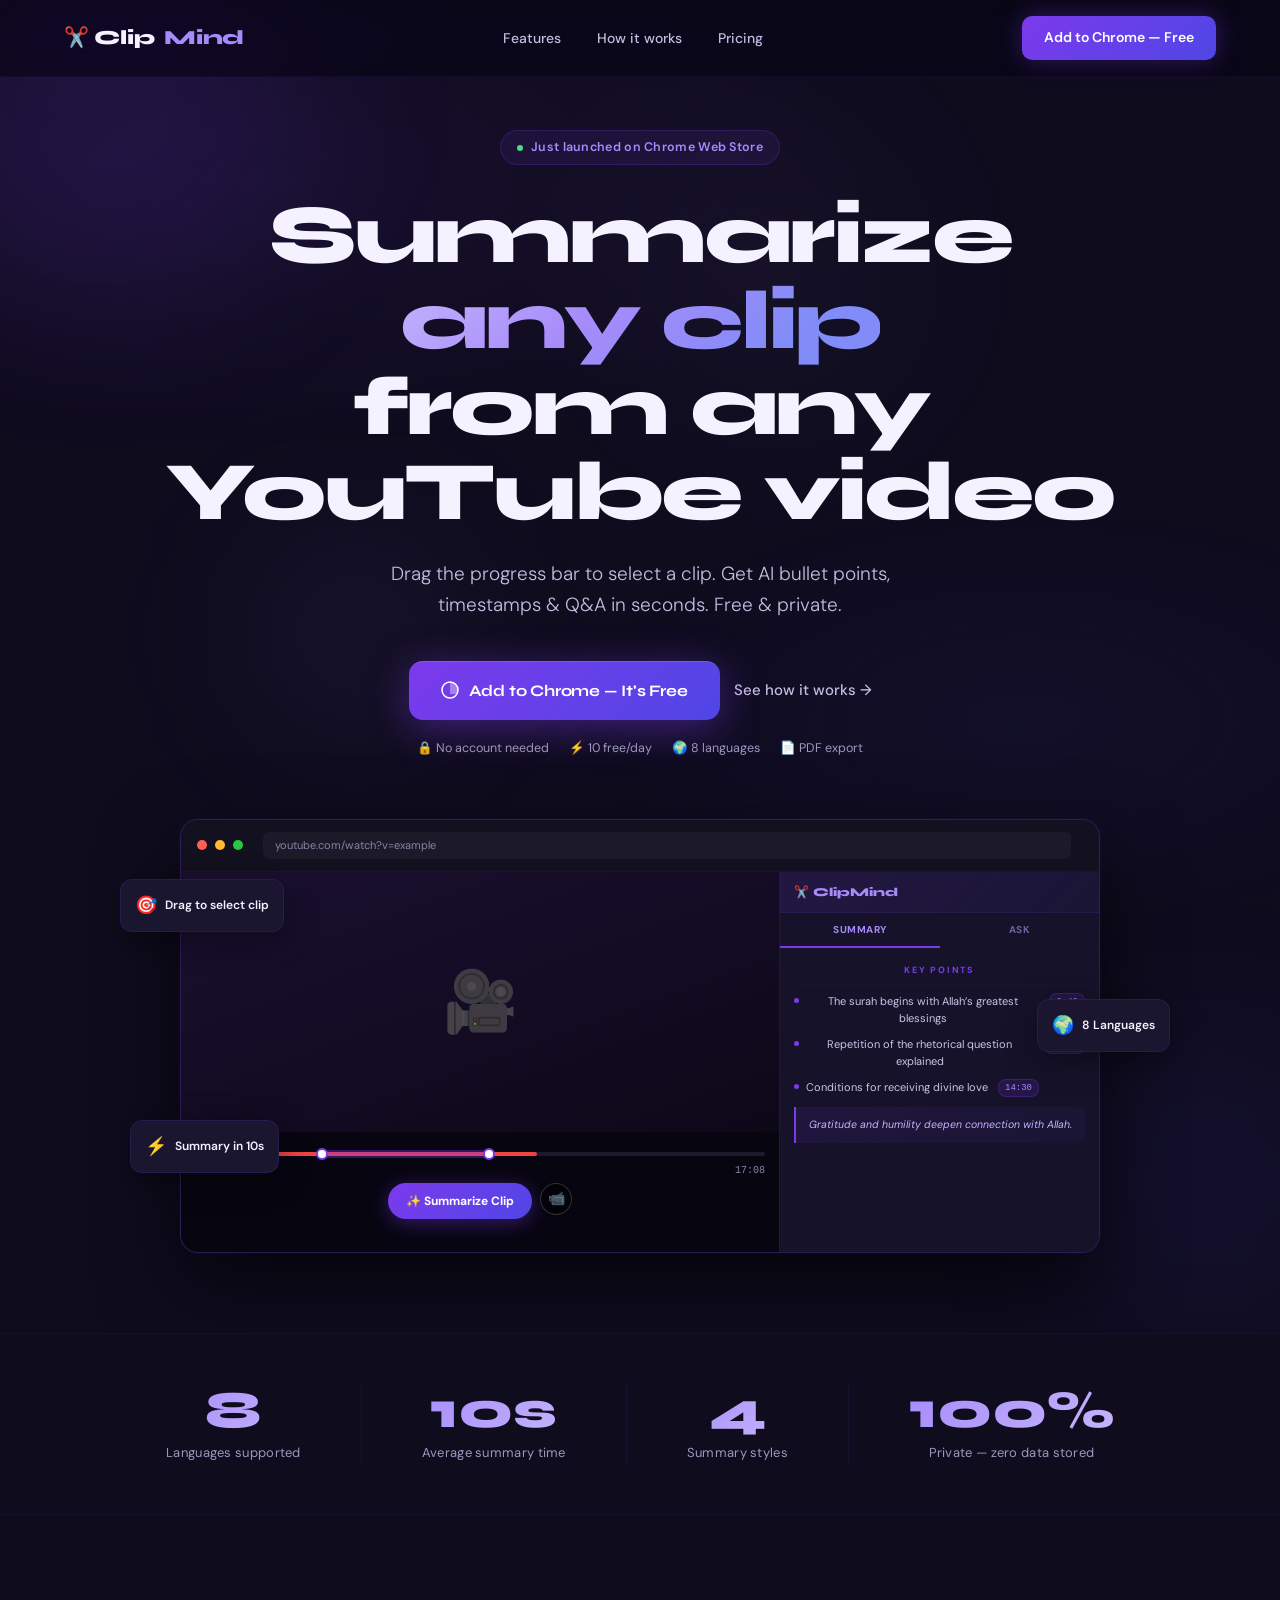
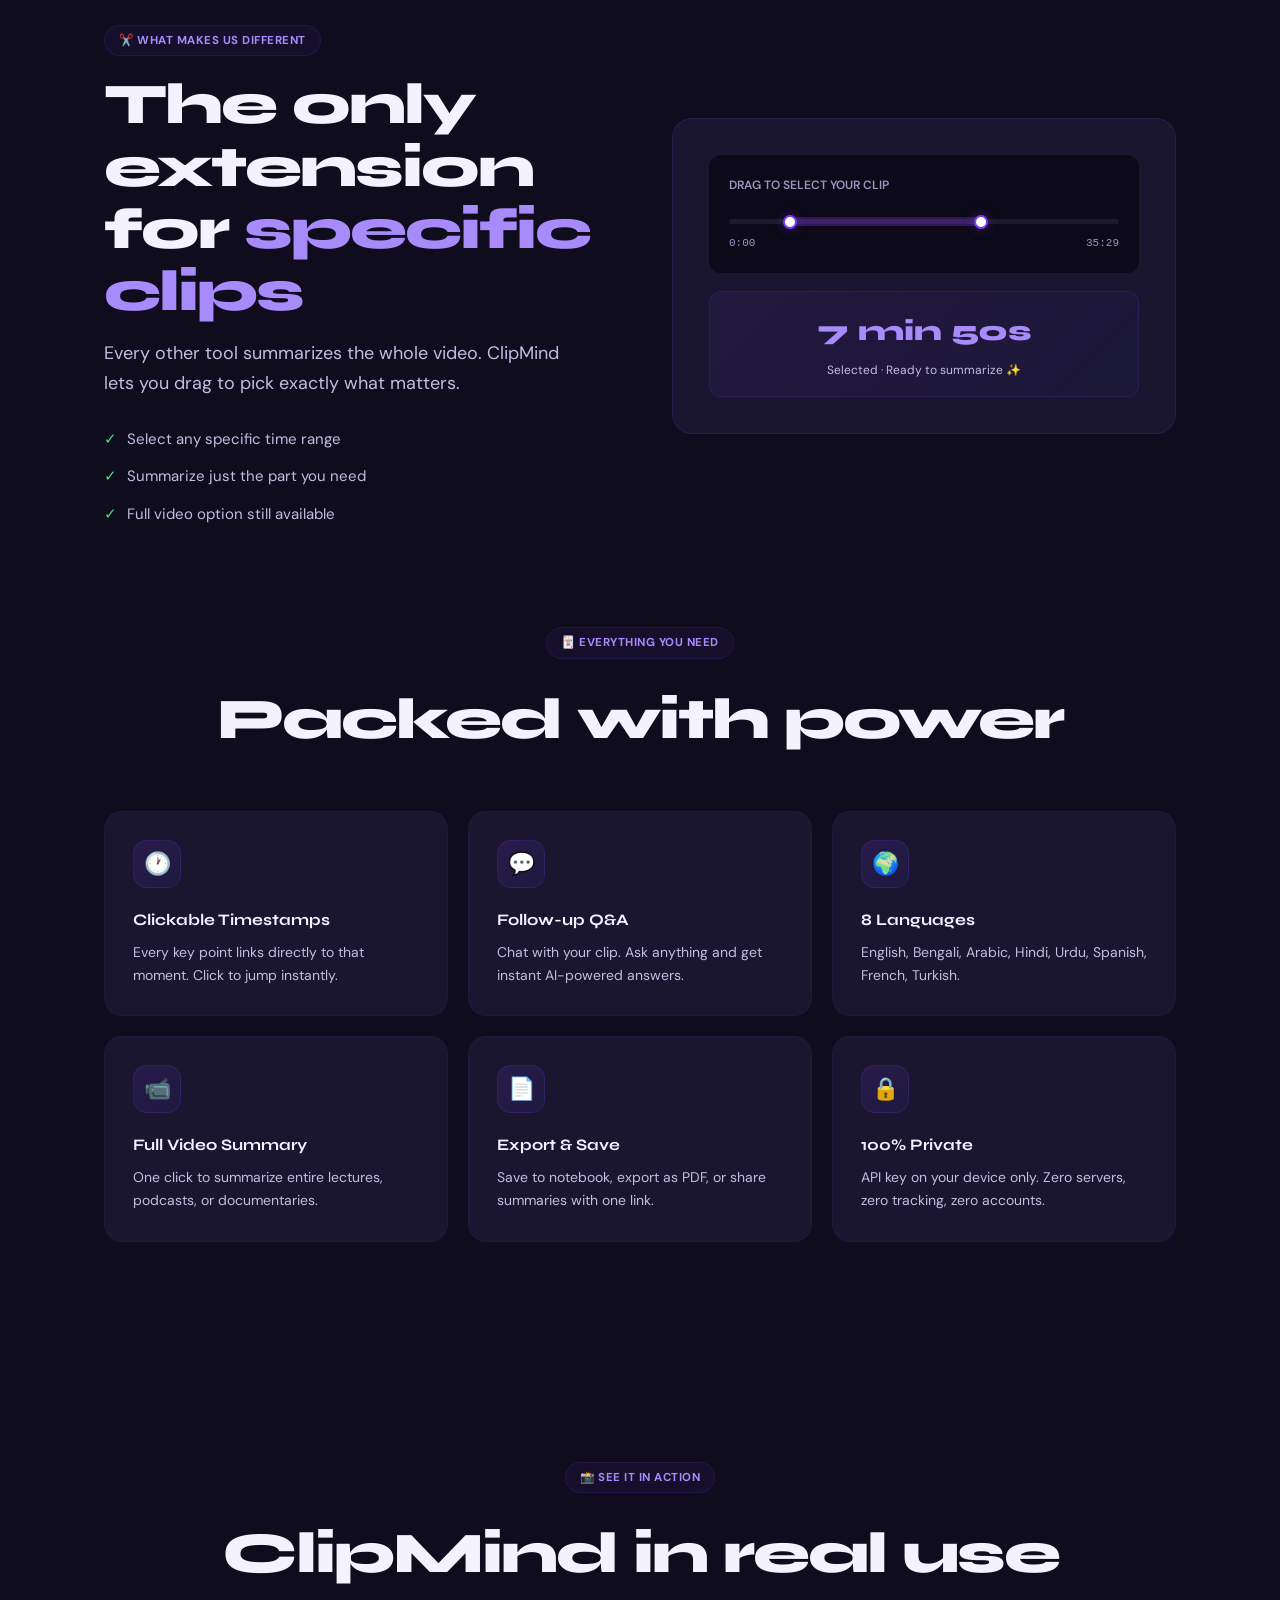
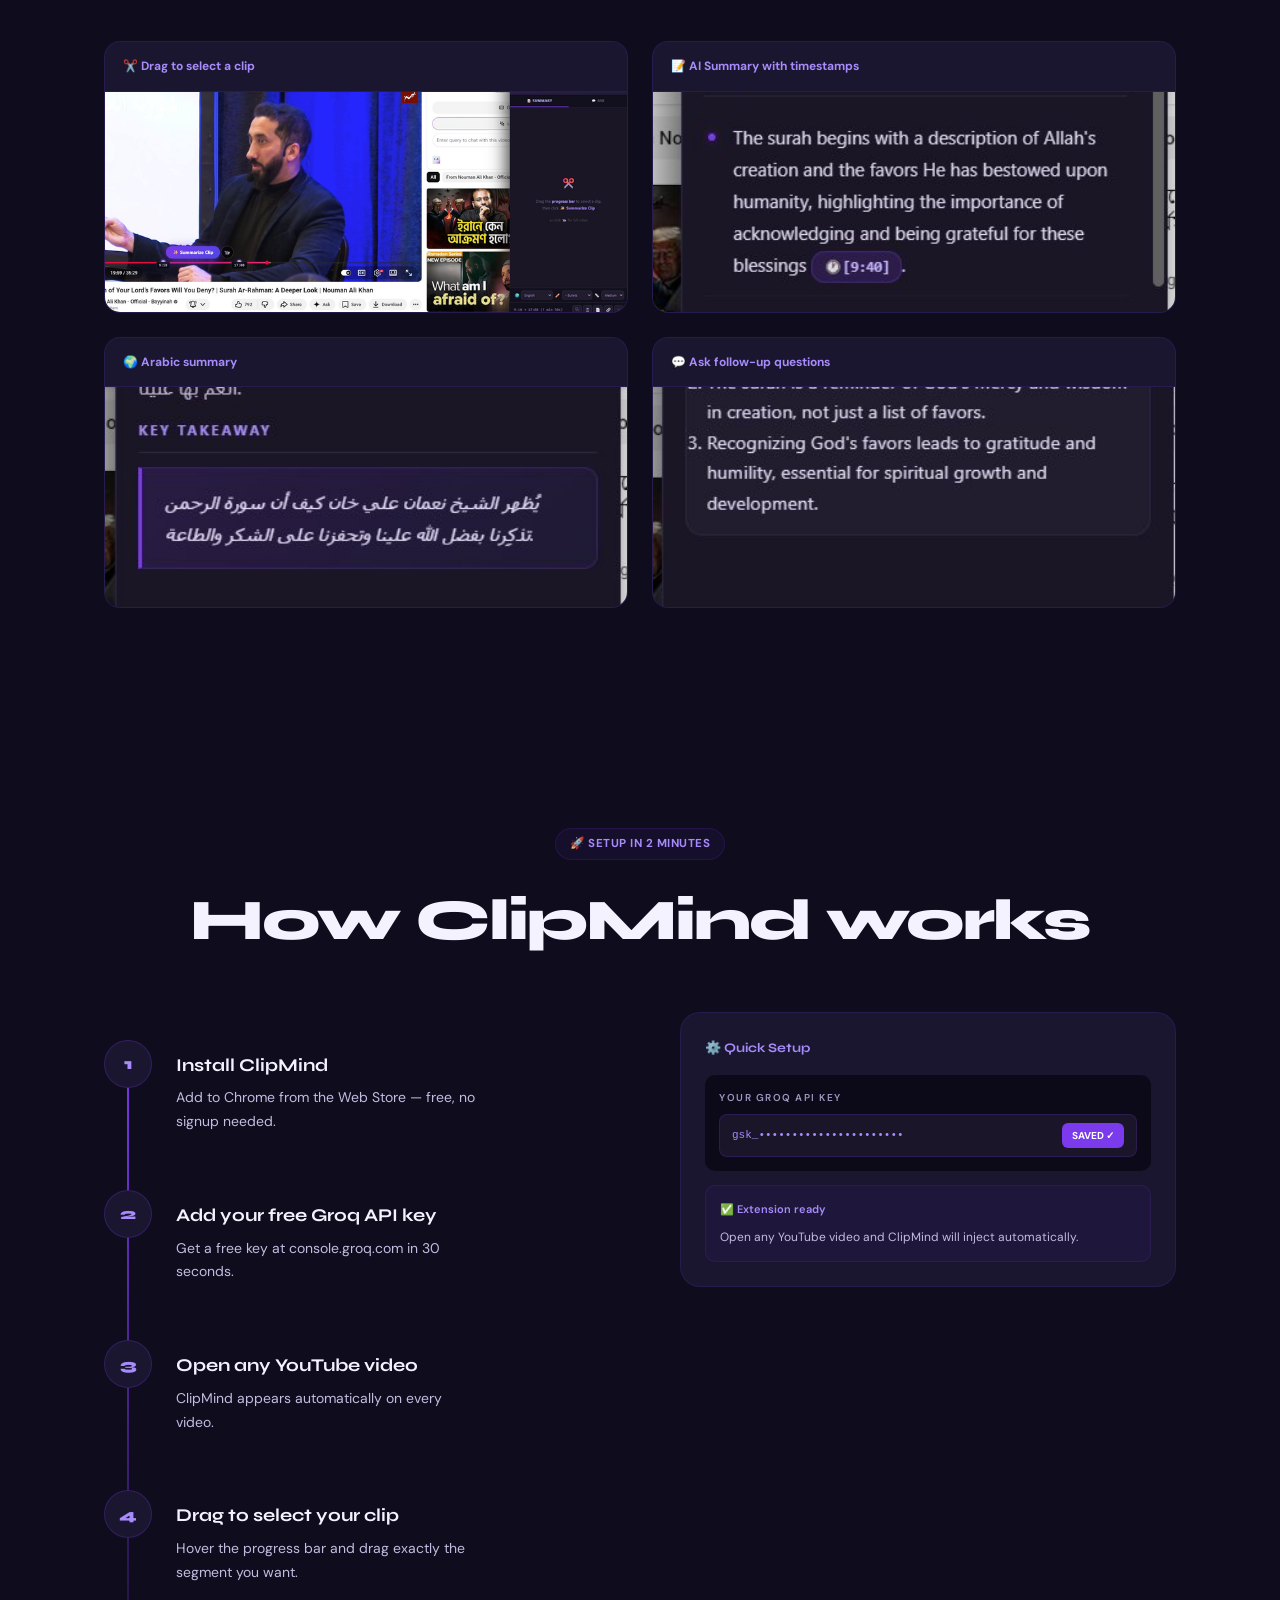
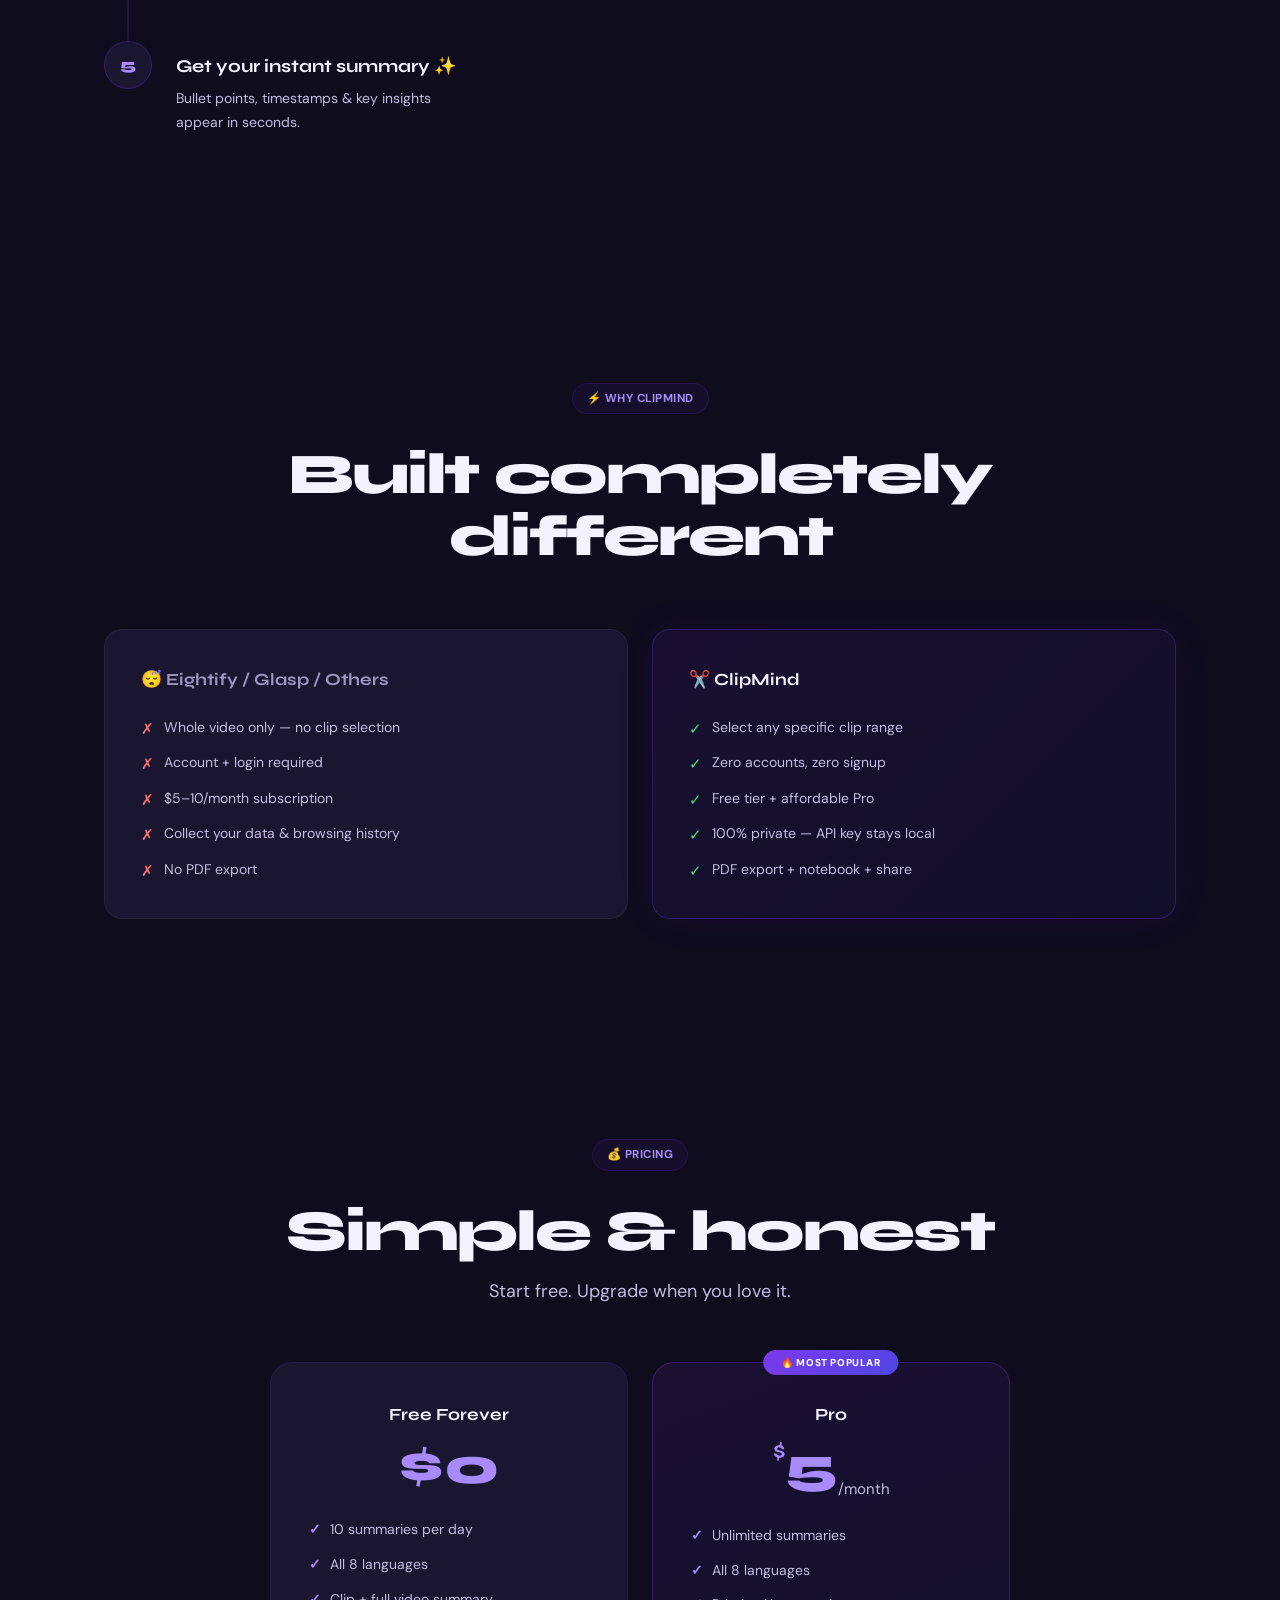
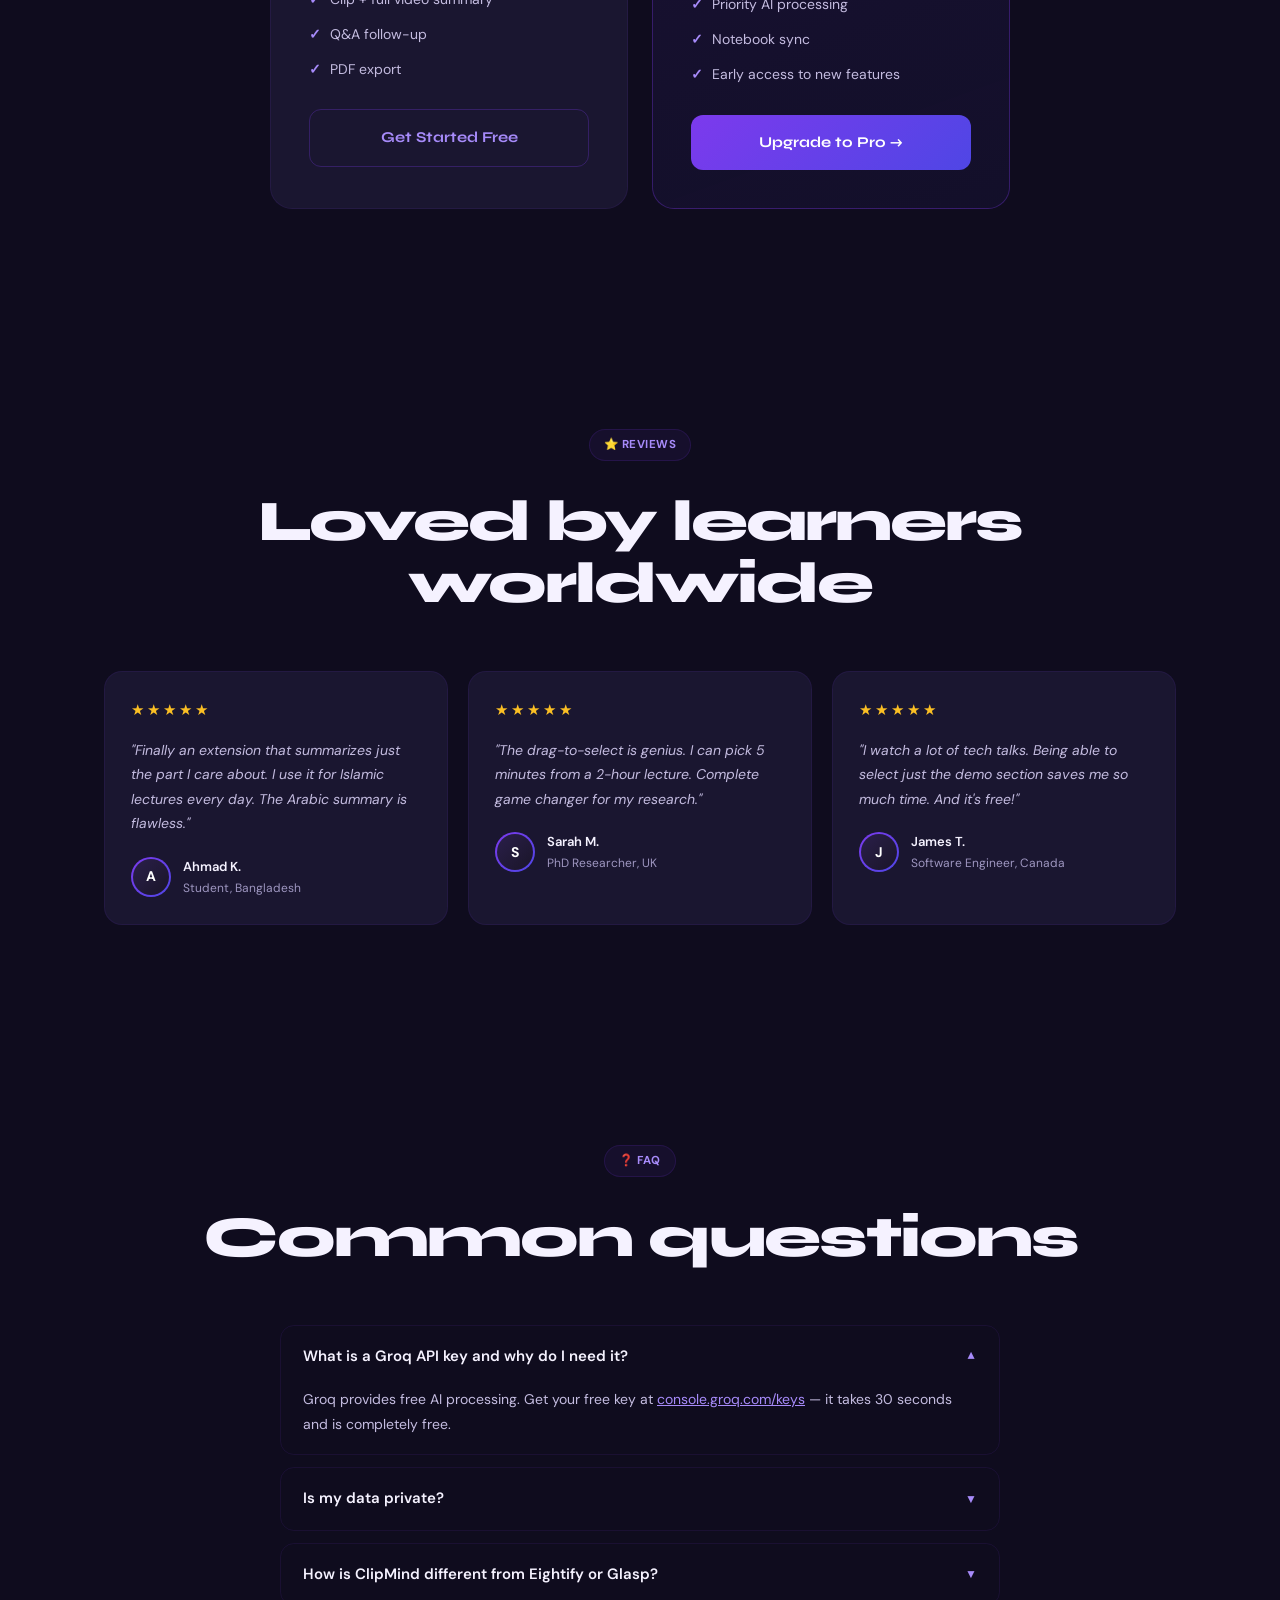
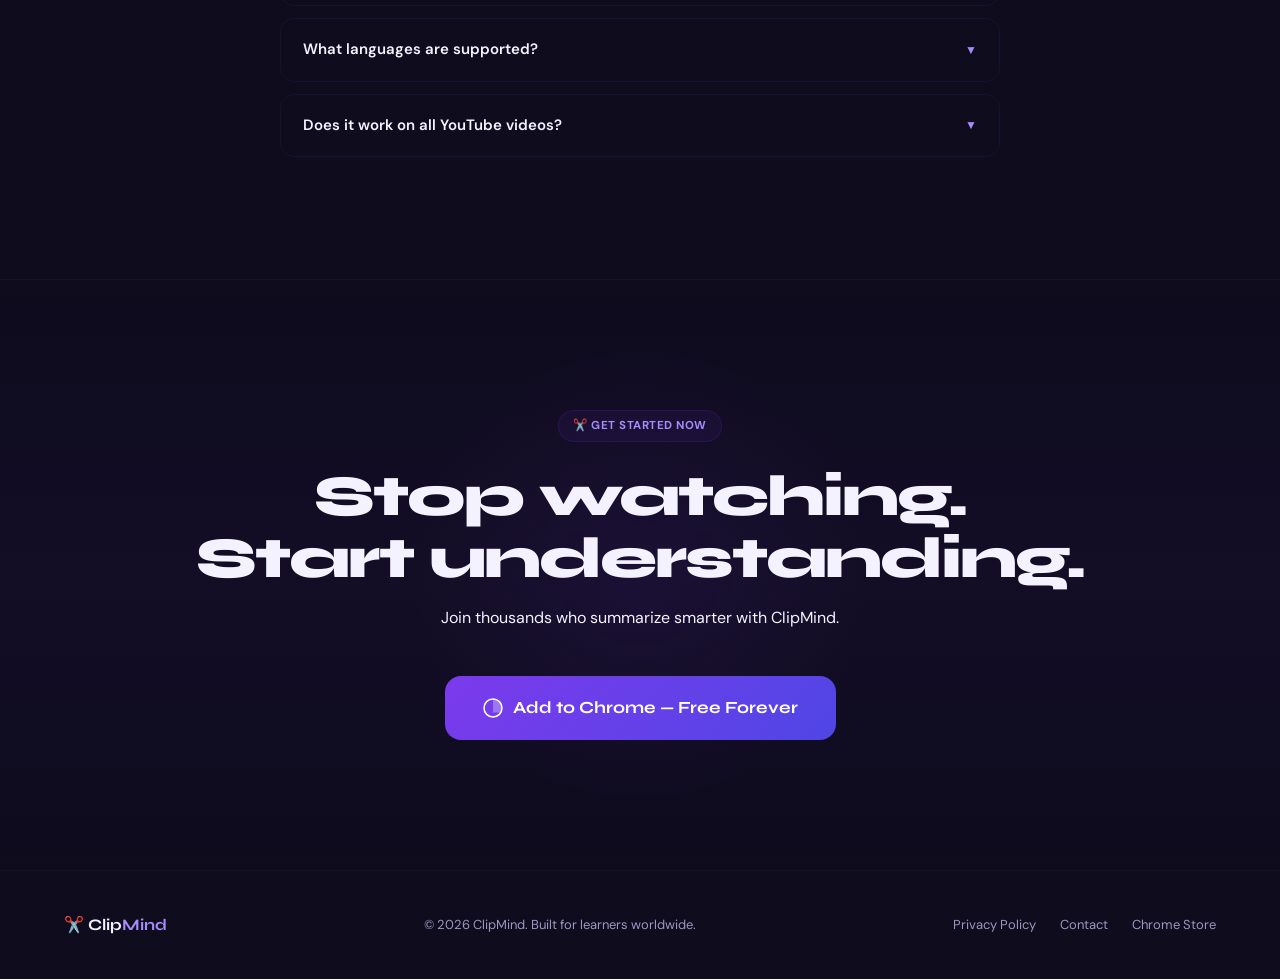
<file: docs/index.html>
<!DOCTYPE html>
<html lang="en">
<head>
<meta charset="UTF-8">
<meta name="viewport" content="width=device-width, initial-scale=1.0">
<title>ClipMind — Summarize Any YouTube Clip Instantly</title>
<link rel="preconnect" href="https://fonts.googleapis.com">
<link href="https://fonts.googleapis.com/css2?family=Syne:wght@400;600;700;800&family=DM+Sans:ital,opsz,wght@0,9..40,300;0,9..40,400;0,9..40,500;1,9..40,300&display=swap" rel="stylesheet">
<style>
:root {
  --bg: #0f0c1e;
  --bg2: #1a1630;
  --bg3: #201b38;
  --purple: #7c3aed;
  --purple2: #6d28d9;
  --violet: #4f46e5;
  --purple-light: #a78bfa;
  --purple-pale: #c4b5fd;
  --text: #f5f2ff;
  --text2: #c4bce0;
  --text3: #7a7298;
  --border: rgba(124,58,237,.15);
  --glow: rgba(124,58,237,.2);
}
*,*::before,*::after{box-sizing:border-box;margin:0;padding:0}
html{scroll-behavior:smooth}
body{background:var(--bg);color:var(--text);font-family:'DM Sans',sans-serif;overflow-x:hidden;line-height:1.7}
body::before{
  content:'';position:fixed;inset:0;pointer-events:none;z-index:0;
  background:
    radial-gradient(ellipse 80% 50% at 20% 20%, rgba(124,58,237,.08) 0%, transparent 60%),
    radial-gradient(ellipse 60% 40% at 80% 80%, rgba(79,70,229,.06) 0%, transparent 60%),
    radial-gradient(ellipse 40% 60% at 60% 30%, rgba(167,139,250,.04) 0%, transparent 50%);
}
nav{
  position:fixed;top:0;left:0;right:0;z-index:100;
  display:flex;align-items:center;justify-content:space-between;
  padding:16px 64px;
  background:rgba(8,6,18,.7);
  backdrop-filter:blur(24px) saturate(180%);
  border-bottom:1px solid rgba(124,58,237,.07);
  transition:all .3s;
}
nav.scrolled{background:rgba(8,6,18,.92);border-color:rgba(124,58,237,.12);}
.nav-logo{display:flex;align-items:center;gap:10px;font-family:'Syne',sans-serif;font-weight:800;font-size:20px;color:var(--text);text-decoration:none;letter-spacing:-.3px}
.nav-logo .accent{color:var(--purple-light)}
.nav-links{display:flex;gap:36px;list-style:none}
.nav-links a{color:#c4bce0;text-decoration:none;font-size:14px;font-weight:500;transition:color .2s}
.nav-links a:hover{color:var(--text)}
.nav-cta{
  background:linear-gradient(135deg,var(--purple),var(--violet));
  color:#fff;border:none;padding:10px 22px;border-radius:10px;
  font-size:14px;font-weight:600;cursor:pointer;text-decoration:none;font-family:inherit;
  box-shadow:0 0 24px rgba(124,58,237,.35);transition:all .2s;
}
.nav-cta:hover{transform:translateY(-1px);box-shadow:0 4px 32px rgba(124,58,237,.5)}
.hero{
  min-height:100vh;display:flex;flex-direction:column;align-items:center;
  justify-content:center;text-align:center;
  padding:130px 24px 80px;position:relative;overflow:hidden;
}
.orb{position:absolute;border-radius:50%;filter:blur(80px);pointer-events:none;animation:float 8s ease-in-out infinite}
.orb-1{width:400px;height:400px;background:rgba(124,58,237,.12);top:-100px;left:-100px;animation-delay:0s}
.orb-2{width:300px;height:300px;background:rgba(79,70,229,.08);bottom:0;right:-80px;animation-delay:-3s}
.orb-3{width:200px;height:200px;background:rgba(167,139,250,.07);top:40%;left:20%;animation-delay:-5s}
@keyframes float{0%,100%{transform:translateY(0) scale(1)}50%{transform:translateY(-30px) scale(1.05)}}
.hero-badge{
  display:inline-flex;align-items:center;gap:8px;
  background:rgba(124,58,237,.1);border:1px solid rgba(124,58,237,.22);
  padding:6px 16px;border-radius:100px;
  font-size:12.5px;color:var(--purple-light);font-weight:600;
  margin-bottom:28px;animation:fadeUp .5s ease both;letter-spacing:.3px;
}
.badge-dot{width:6px;height:6px;background:#4ade80;border-radius:50%;animation:pulse 2s infinite}
@keyframes pulse{0%,100%{opacity:1;transform:scale(1)}50%{opacity:.5;transform:scale(.8)}}
h1{
  font-family:'Syne',sans-serif;
  font-size:clamp(44px,6.5vw,86px);
  font-weight:800;line-height:1.03;letter-spacing:-3px;
  max-width:950px;animation:fadeUp .5s .08s ease both;
}
h1 .grad{
  background:linear-gradient(135deg,#c4b5fd 0%,#a78bfa 40%,#818cf8 80%);
  -webkit-background-clip:text;-webkit-text-fill-color:transparent;
}
.hero-sub{
  font-size:19px;color:var(--text2);font-weight:300;
  max-width:540px;margin:22px auto 0;
  animation:fadeUp .5s .16s ease both;line-height:1.65;
}
.hero-actions{
  display:flex;gap:14px;align-items:center;justify-content:center;
  margin-top:40px;flex-wrap:wrap;animation:fadeUp .5s .24s ease both;
}
.btn-primary{
  display:inline-flex;align-items:center;gap:10px;
  background:linear-gradient(135deg,var(--purple),var(--violet));
  color:#fff;padding:16px 32px;border-radius:14px;
  font-size:16px;font-weight:700;text-decoration:none;
  font-family:'Syne',sans-serif;letter-spacing:-.2px;
  box-shadow:0 8px 40px rgba(124,58,237,.45),0 1px 0 rgba(255,255,255,.12) inset;
  transition:all .2s;position:relative;overflow:hidden;
}
.btn-primary:hover{transform:translateY(-2px);box-shadow:0 14px 50px rgba(124,58,237,.55)}
.btn-ghost{display:inline-flex;align-items:center;gap:8px;color:var(--text2);font-size:15px;text-decoration:none;font-weight:500;transition:color .2s;}
.btn-ghost:hover{color:var(--text)}
.hero-trust{margin-top:18px;font-size:12.5px;color:#9e96c0;animation:fadeUp .5s .32s ease both;display:flex;gap:20px;align-items:center;justify-content:center;}
.trust-item{display:flex;align-items:center;gap:5px}
.hero-mockup{margin-top:60px;width:100%;max-width:920px;animation:fadeUp .7s .4s ease both;position:relative;}
.float-pill{position:absolute;background:var(--bg2);border:1px solid var(--border);border-radius:12px;padding:10px 14px;display:flex;align-items:center;gap:8px;font-size:12px;font-weight:600;color:var(--text);box-shadow:0 8px 32px rgba(0,0,0,.4);white-space:nowrap;z-index:2;animation:floatPill 6s ease-in-out infinite;}
.float-pill .pill-icon{font-size:18px}
.fp1{top:60px;left:-60px;animation-delay:0s}.fp2{top:180px;right:-70px;animation-delay:-2s}.fp3{bottom:80px;left:-50px;animation-delay:-4s}
@keyframes floatPill{0%,100%{transform:translateY(0)}50%{transform:translateY(-10px)}}
.browser-frame{background:var(--bg2);border:1px solid rgba(124,58,237,.18);border-radius:18px;overflow:hidden;box-shadow:0 30px 80px rgba(0,0,0,.65),0 0 0 1px rgba(124,58,237,.08);}
.browser-top{background:#13101f;padding:12px 16px;display:flex;align-items:center;gap:8px;border-bottom:1px solid rgba(124,58,237,.08);}
.bdot{width:10px;height:10px;border-radius:50%}
.bdot:nth-child(1){background:#ff5f57}.bdot:nth-child(2){background:#febc2e}.bdot:nth-child(3){background:#28c840}
.burl{flex:1;background:rgba(255,255,255,.04);border-radius:6px;padding:4px 12px;font-size:11px;color:#8a82a8;margin:0 12px;text-align:left}
.browser-body{display:grid;grid-template-columns:1fr 320px;min-height:380px}
.b-video{background:#070510;position:relative;overflow:hidden}
.b-thumb{height:260px;background:linear-gradient(160deg,#1a1030,#0d0818);display:flex;align-items:center;justify-content:center;position:relative}
.b-thumb-img{font-size:60px;opacity:.7}
.b-controls{padding:10px 14px 14px}
.b-progress{height:4px;background:#1e1a2e;border-radius:2px;position:relative;margin:10px 0 6px}
.b-progress-red{position:absolute;left:0;top:0;width:60%;height:100%;background:#ef4444;border-radius:2px}
.b-selection{position:absolute;top:-2px;left:22%;width:30%;height:8px;background:rgba(124,58,237,.35);border-left:2px solid var(--purple);border-right:2px solid var(--purple);border-radius:2px;}
.b-handle{position:absolute;top:50%;transform:translateY(-50%);width:12px;height:12px;background:#fff;border:2.5px solid var(--purple);border-radius:50%;}
.b-handle.l{left:-6px}.b-handle.r{right:-6px}
.b-time{display:flex;justify-content:space-between;font-size:10px;color:#8a82a8;font-family:monospace}
.b-btns{display:flex;justify-content:center;gap:8px;padding-top:4px}
.b-sum{background:linear-gradient(135deg,var(--purple),var(--violet));color:#fff;border:none;border-radius:20px;padding:8px 18px;font-size:12px;font-weight:700;cursor:default;box-shadow:0 4px 20px rgba(124,58,237,.4);}
.b-full{background:rgba(0,0,0,.5);color:rgba(255,255,255,.8);border:1px solid rgba(255,255,255,.18);border-radius:50%;width:32px;height:32px;display:flex;align-items:center;justify-content:center;font-size:14px;cursor:default;}
.b-panel{background:#16122a;border-left:1px solid rgba(124,58,237,.12);display:flex;flex-direction:column}
.b-panel-head{padding:10px 14px;background:linear-gradient(135deg,rgba(124,58,237,.12),rgba(79,70,229,.06));border-bottom:1px solid rgba(124,58,237,.1);display:flex;align-items:center;justify-content:space-between;font-size:12px;font-weight:800;color:var(--purple-light);font-family:'Syne',sans-serif;}
.b-tabs{display:flex;border-bottom:1px solid #1a1528}
.b-tab{flex:1;padding:8px;text-align:center;font-size:10px;font-weight:700;text-transform:uppercase;letter-spacing:.5px;color:#7060a0}
.b-tab.a{color:var(--purple-light);border-bottom:2px solid var(--purple)}
.b-body{padding:14px;flex:1}
.b-lbl{font-size:9px;text-transform:uppercase;letter-spacing:1.8px;color:var(--purple);font-weight:700;margin-bottom:8px;padding-bottom:5px;border-bottom:1px solid #1a1528}
.b-txt{font-size:11px;color:#d4cce8;line-height:1.7;margin-bottom:10px}
.b-pt{display:flex;align-items:flex-start;gap:7px;margin-bottom:8px;font-size:11px;color:#ccc4e8;line-height:1.6}
.b-pt::before{content:'';width:5px;height:5px;background:var(--purple);border-radius:50%;flex-shrink:0;margin-top:5px}
.b-chip{display:inline-block;background:rgba(124,58,237,.15);border:1px solid rgba(124,58,237,.25);color:var(--purple-light);border-radius:8px;padding:1px 6px;font-size:9px;font-family:monospace;margin-left:3px}
.b-takeaway{background:linear-gradient(135deg,rgba(124,58,237,.1),rgba(79,70,229,.05));border-left:2px solid var(--purple);border-radius:0 8px 8px 0;padding:9px 11px;font-size:10.5px;color:var(--purple-pale);font-style:italic;margin-top:10px}
.stats-bar{border-top:1px solid rgba(124,58,237,.07);border-bottom:1px solid rgba(124,58,237,.07);padding:50px 24px;display:flex;justify-content:center;gap:0;flex-wrap:wrap;}
.stat-item{text-align:center;padding:0 60px;border-right:1px solid rgba(124,58,237,.08);}
.stat-item:last-child{border-right:none}
.stat-n{font-family:'Syne',sans-serif;font-size:52px;font-weight:800;line-height:1;background:linear-gradient(135deg,var(--purple-light),var(--purple-pale));-webkit-background-clip:text;-webkit-text-fill-color:transparent;}
.stat-l{font-size:13px;color:#9e96c0;margin-top:6px;letter-spacing:.3px}
.section{padding:110px 24px;max-width:1120px;margin:0 auto;position:relative;z-index:1}
.sec-label{display:inline-flex;align-items:center;gap:7px;background:rgba(124,58,237,.07);border:1px solid rgba(124,58,237,.14);padding:5px 14px;border-radius:100px;font-size:11.5px;font-weight:700;color:var(--purple-light);letter-spacing:.5px;text-transform:uppercase;margin-bottom:18px;}
h2{font-family:'Syne',sans-serif;font-size:clamp(34px,4.5vw,58px);font-weight:800;letter-spacing:-2px;line-height:1.08;margin-bottom:14px;}
.sec-sub{font-size:18px;color:#c4bce0;max-width:480px;line-height:1.65}
.usp-wrap{display:grid;grid-template-columns:1fr 1fr;gap:64px;align-items:center;margin-top:0}
.usp-card{background:var(--bg2);border:1px solid var(--border);border-radius:20px;padding:36px;overflow:hidden;position:relative;}
.drag-container{background:#0c0918;border-radius:12px;padding:20px;margin-bottom:18px}
.drag-track{height:5px;background:#1e1a2e;border-radius:3px;position:relative;margin:24px 0 10px}
.drag-range{position:absolute;top:-2px;left:15%;width:0%;height:9px;background:rgba(124,58,237,.3);border-left:2px solid var(--purple);border-right:2px solid var(--purple);border-radius:3px;transition:width 1.2s cubic-bezier(.4,0,.2,1);}
.drag-range.animated{width:50%}
.drag-range::before,.drag-range::after{content:'';position:absolute;top:50%;transform:translateY(-50%);width:14px;height:14px;background:#fff;border:2.5px solid var(--purple);border-radius:50%;box-shadow:0 0 12px rgba(124,58,237,.4);}
.drag-range::before{left:-7px}.drag-range::after{right:-7px}
.drag-times{display:flex;justify-content:space-between;font-size:11px;color:#9e96c0;font-family:monospace}
.drag-result-box{text-align:center;padding:16px;background:linear-gradient(135deg,rgba(124,58,237,.08),rgba(79,70,229,.04));border:1px solid rgba(124,58,237,.15);border-radius:12px;}
.drag-result-num{font-family:'Syne',sans-serif;font-size:28px;font-weight:800;color:var(--purple-light)}
.drag-result-sub{font-size:12px;color:#c4bce0;margin-top:4px}
.features-heading{text-align:center;margin-bottom:60px}
.features-grid{display:grid;grid-template-columns:repeat(3,1fr);gap:20px}
.feat-card{background:var(--bg2);border:1px solid rgba(124,58,237,.08);border-radius:18px;padding:28px;transition:all .3s;position:relative;overflow:hidden;}
.feat-card:hover{border-color:rgba(124,58,237,.25);transform:translateY(-5px);box-shadow:0 16px 48px rgba(0,0,0,.3)}
.feat-icon{width:48px;height:48px;border-radius:14px;background:linear-gradient(135deg,rgba(124,58,237,.15),rgba(79,70,229,.08));border:1px solid rgba(124,58,237,.18);display:flex;align-items:center;justify-content:center;font-size:22px;margin-bottom:18px;}
.feat-card h3{font-family:'Syne',sans-serif;font-size:16px;font-weight:700;margin-bottom:8px}
.feat-card p{font-size:14px;color:#c4bce0;line-height:1.65}
.hiw-wrap{display:grid;grid-template-columns:1fr 1fr;gap:80px;align-items:start;margin-top:0}
.steps-list{display:flex;flex-direction:column;gap:0;position:relative}
.steps-list::before{content:'';position:absolute;left:23px;top:28px;bottom:80px;width:2px;background:linear-gradient(to bottom,var(--purple),rgba(124,58,237,.1));}
.step-row{display:flex;gap:24px;padding:28px 0}
.step-n{width:48px;height:48px;flex-shrink:0;background:var(--bg2);border:1.5px solid rgba(124,58,237,.25);border-radius:50%;display:flex;align-items:center;justify-content:center;font-family:'Syne',sans-serif;font-size:16px;font-weight:800;color:var(--purple-light);position:relative;z-index:1;transition:all .3s;}
.step-row:hover .step-n{background:var(--purple);border-color:var(--purple);color:#fff;box-shadow:0 0 20px rgba(124,58,237,.4)}
.step-body{padding-top:10px}
.step-body h3{font-family:'Syne',sans-serif;font-size:18px;font-weight:700;margin-bottom:6px}
.step-body p{font-size:14px;color:#c4bce0;max-width:300px}
.hiw-visual{background:var(--bg2);border:1px solid var(--border);border-radius:20px;padding:24px;position:sticky;top:100px;}
.hiw-visual-header{font-family:'Syne',sans-serif;font-size:13px;font-weight:700;color:var(--purple-light);margin-bottom:16px;display:flex;align-items:center;gap:8px}
.api-box{background:#0c0918;border-radius:10px;padding:14px;margin-bottom:14px}
.api-label{font-size:10px;text-transform:uppercase;letter-spacing:1.5px;color:#9e96c0;font-weight:600;margin-bottom:8px}
.api-input{display:flex;align-items:center;gap:8px;background:#1a1528;border:1px solid rgba(124,58,237,.2);border-radius:8px;padding:8px 12px;}
.api-key{font-size:11px;font-family:monospace;color:var(--purple-light);flex:1}
.api-save{background:var(--purple);color:#fff;border:none;border-radius:6px;padding:4px 10px;font-size:10px;font-weight:700;cursor:default}
.vs-grid{display:grid;grid-template-columns:1fr 1fr;gap:24px;margin-top:60px}
.vs-col{border-radius:18px;padding:36px;border:1px solid}
.vs-col.them{background:var(--bg2);border-color:rgba(255,255,255,.05)}
.vs-col.us{background:linear-gradient(135deg,rgba(124,58,237,.09),rgba(79,70,229,.05));border-color:rgba(124,58,237,.28);box-shadow:0 0 40px rgba(124,58,237,.06);}
.vs-col h3{font-family:'Syne',sans-serif;font-size:17px;font-weight:700;margin-bottom:22px}
.vs-list{list-style:none;display:flex;flex-direction:column;gap:12px}
.vs-list li{display:flex;align-items:flex-start;gap:10px;font-size:14px;line-height:1.5;color:#c4bce0}
.ic-x{color:#f87171;font-size:15px;flex-shrink:0;margin-top:1px}
.ic-ok{color:#4ade80;font-size:15px;flex-shrink:0;margin-top:1px}
.pricing-cards{display:grid;grid-template-columns:1fr 1fr;gap:24px;max-width:740px;margin:56px auto 0}
.p-card{background:var(--bg2);border:1px solid rgba(124,58,237,.1);border-radius:22px;padding:38px;position:relative}
.p-card.pro{background:linear-gradient(160deg,rgba(124,58,237,.1),rgba(79,70,229,.06));border-color:rgba(124,58,237,.32);}
.p-badge{position:absolute;top:-13px;left:50%;transform:translateX(-50%);background:linear-gradient(135deg,var(--purple),var(--violet));color:#fff;font-size:10px;font-weight:800;padding:4px 18px;border-radius:100px;letter-spacing:.6px;white-space:nowrap;}
.p-name{font-family:'Syne',sans-serif;font-size:17px;font-weight:700;margin-bottom:10px}
.p-price{font-family:'Syne',sans-serif;font-size:52px;font-weight:800;line-height:1;color:var(--purple-light)}
.p-price sup{font-size:24px;vertical-align:top;margin-top:12px;font-weight:600}
.p-price sub{font-size:15px;color:var(--text2);font-family:'DM Sans',sans-serif;font-weight:400}
.p-features{list-style:none;margin:26px 0 28px;display:flex;flex-direction:column;gap:11px}
.p-features li{display:flex;align-items:center;gap:9px;font-size:14px;color:#c4bce0}
.p-features li::before{content:'✓';color:var(--purple-light);font-weight:700;flex-shrink:0}
.p-btn{display:block;width:100%;padding:15px;background:linear-gradient(135deg,var(--purple),var(--violet));color:#fff;border:none;border-radius:12px;font-size:15px;font-weight:700;cursor:pointer;font-family:'Syne',sans-serif;text-align:center;text-decoration:none;transition:all .2s;}
.p-btn.outline{background:transparent;border:1.5px solid rgba(124,58,237,.28);color:var(--purple-light);box-shadow:none}
.reviews-grid{display:grid;grid-template-columns:repeat(3,1fr);gap:20px;margin-top:56px}
.rev-card{background:var(--bg2);border:1px solid rgba(124,58,237,.09);border-radius:18px;padding:26px;transition:border-color .3s;}
.rev-stars{margin-bottom:14px;color:#fbbf24;font-size:15px;letter-spacing:3px}
.rev-text{font-size:14px;color:#c4bce0;line-height:1.75;font-style:italic;margin-bottom:20px}
.rev-author{display:flex;align-items:center;gap:12px}
.rev-avatar-wrap{width:40px;height:40px;border-radius:50%;flex-shrink:0;background:linear-gradient(135deg,var(--purple),var(--violet));padding:2px;}
.rev-avatar{width:100%;height:100%;border-radius:50%;background:linear-gradient(135deg,#2a1f4a,#1a1528);display:flex;align-items:center;justify-content:center;font-size:14px;font-weight:700;color:#fff;}
.rev-name{font-size:13px;font-weight:600;color:var(--text)}
.rev-role{font-size:12px;color:#9e96c0}
.cta-section{text-align:center;padding:130px 24px;position:relative;overflow:hidden;background:linear-gradient(180deg,transparent,rgba(124,58,237,.04),transparent);border-top:1px solid rgba(124,58,237,.08);}
.cta-glow{position:absolute;top:50%;left:50%;transform:translate(-50%,-50%);width:500px;height:500px;background:radial-gradient(circle,rgba(124,58,237,.08) 0%,transparent 65%);pointer-events:none;animation:glowPulse 4s ease-in-out infinite;}
@keyframes glowPulse{0%,100%{opacity:.6;transform:translate(-50%,-50%) scale(1)}50%{opacity:1;transform:translate(-50%,-50%) scale(1.1)}}
.btn-pulsing{display:inline-flex;align-items:center;gap:10px;background:linear-gradient(135deg,var(--purple),var(--violet));color:#fff;padding:18px 38px;border-radius:16px;font-size:17px;font-weight:700;text-decoration:none;font-family:'Syne',sans-serif;animation:btnPulse 3s ease-in-out infinite;transition:transform .2s;}
@keyframes btnPulse{0%,100%{box-shadow:0 0 0 0 rgba(124,58,237,.4)}70%{box-shadow:0 0 0 20px rgba(124,58,237,0)}}
footer{padding:40px 64px;border-top:1px solid rgba(124,58,237,.07);display:flex;align-items:center;justify-content:space-between;flex-wrap:wrap;gap:16px;}
.footer-logo{font-family:'Syne',sans-serif;font-size:16px;font-weight:700;color:var(--text)}
.footer-logo .accent{color:var(--purple-light)}
.footer-copy{font-size:13px;color:#9e96c0}
.footer-links{display:flex;gap:24px}
.footer-links a{font-size:13px;color:#9e96c0;text-decoration:none;transition:color .2s}
.footer-links a:hover{color:var(--purple-light)}
@keyframes fadeUp{from{opacity:0;transform:translateY(26px)}to{opacity:1;transform:translateY(0)}}
.reveal{opacity:0;transform:translateY(32px);transition:opacity .65s ease,transform .65s ease}
.reveal.visible{opacity:1;transform:translateY(0)}
.reveal-delay-1{transition-delay:.08s}.reveal-delay-2{transition-delay:.16s}.reveal-delay-3{transition-delay:.24s}
.ss-grid{display:grid;grid-template-columns:repeat(2,1fr);gap:24px}
.ss-card{background:var(--bg2);border:1px solid var(--border);border-radius:16px;overflow:hidden}
.ss-label{padding:14px 18px;font-size:12px;font-weight:700;color:var(--purple-light);border-bottom:1px solid var(--border)}
.ss-card img{width:100%;display:block;height:220px;object-fit:cover}
.demo-video-wrap{max-width:800px;margin:0 auto}
.demo-placeholder{background:var(--bg2);border:1px solid var(--border);border-radius:18px;padding:80px 40px;text-align:center}
.demo-play-icon{font-size:48px;margin-bottom:16px;opacity:.4}
.demo-play-text{font-size:18px;font-weight:600;color:var(--text2);margin-bottom:8px}
.demo-play-sub{font-size:14px;color:var(--text3)}
.faq-list{max-width:720px;margin:0 auto}
.faq-item{border:1px solid rgba(124,58,237,.1);border-radius:14px;margin-bottom:12px;overflow:hidden}
.faq-q{display:flex;justify-content:space-between;align-items:center;padding:18px 22px;cursor:pointer;font-size:15px;font-weight:600;transition:background .2s}
.faq-q:hover{background:rgba(124,58,237,.04)}
.faq-arrow{color:var(--purple-light);font-size:12px;transition:transform .3s}
.faq-item.open .faq-arrow{transform:rotate(180deg)}
.faq-a{max-height:0;overflow:hidden;transition:max-height .4s ease,padding .3s;padding:0 22px;font-size:14px;color:#c4bce0;line-height:1.75}
.faq-item.open .faq-a{max-height:200px;padding:0 22px 18px}
@media(max-width:900px){nav{padding:16px 20px}.nav-links{display:none}.usp-wrap,.hiw-wrap,.vs-grid,.pricing-cards{grid-template-columns:1fr}.features-grid{grid-template-columns:1fr 1fr}.reviews-grid{grid-template-columns:1fr}.browser-body{grid-template-columns:1fr}.b-panel{display:none}.fp1,.fp2,.fp3{display:none}footer{padding:24px 20px;flex-direction:column;text-align:center}.stat-item{padding:20px 30px;border-right:none;border-bottom:1px solid rgba(124,58,237,.08)}.stat-item:last-child{border-bottom:none}.stats-bar{flex-direction:column;padding:30px 24px}.ss-grid{grid-template-columns:1fr}}
@media(max-width:600px){.features-grid{grid-template-columns:1fr}}
</style>
</head>
<body>
<!-- NAV -->
<nav id="nav">
  <a href="#" class="nav-logo">✂️ Clip<span class="accent">Mind</span></a>
  <ul class="nav-links">
    <li><a href="#features">Features</a></li>
    <li><a href="#how-it-works">How it works</a></li>
    <li><a href="#pricing">Pricing</a></li>
  </ul>
  <a href="https://chromewebstore.google.com/detail/clipmind/gibcglanjcmmebbmploimjiomopnmmdd" class="nav-cta" target="_blank">Add to Chrome — Free</a>
</nav>

<div class="hero">
  <div class="orb orb-1"></div><div class="orb orb-2"></div><div class="orb orb-3"></div>
  <div class="hero-badge"><span class="badge-dot"></span>Just launched on Chrome Web Store</div>
  <h1>Summarize <span class="grad">any clip</span><br>from any YouTube video</h1>
  <p class="hero-sub">Drag the progress bar to select a clip. Get AI bullet points, timestamps & Q&A in seconds. Free & private.</p>
  <div class="hero-actions">
    <a href="https://chromewebstore.google.com/detail/clipmind/gibcglanjcmmebbmploimjiomopnmmdd" class="btn-primary" target="_blank">
      <svg width="18" height="18" viewBox="0 0 18 18" fill="none"><circle cx="9" cy="9" r="8" stroke="white" stroke-width="1.5"/><path d="M9 1a8 8 0 0 1 6.928 12H9V1z" fill="white" fill-opacity=".35"/></svg>
      Add to Chrome — It's Free
    </a>
    <a href="#how-it-works" class="btn-ghost">See how it works →</a>
  </div>
  <div class="hero-trust">
    <span class="trust-item">🔒 No account needed</span>
    <span class="trust-item">⚡ 10 free/day</span>
    <span class="trust-item">🌍 8 languages</span>
    <span class="trust-item">📄 PDF export</span>
  </div>
  <div class="hero-mockup">
    <div class="float-pill fp1"><span class="pill-icon">🎯</span> Drag to select clip</div>
    <div class="float-pill fp2"><span class="pill-icon">🌍</span> 8 Languages</div>
    <div class="float-pill fp3"><span class="pill-icon">⚡</span> Summary in 10s</div>
    <div class="browser-frame">
      <div class="browser-top"><div class="bdot"></div><div class="bdot"></div><div class="bdot"></div><div class="burl">youtube.com/watch?v=example</div></div>
      <div class="browser-body">
        <div class="b-video">
          <div class="b-thumb"><div class="b-thumb-img">🎥</div></div>
          <div class="b-controls">
            <div class="b-progress"><div class="b-progress-red"></div><div class="b-selection"><div class="b-handle l"></div><div class="b-handle r"></div></div></div>
            <div class="b-time"><span>9:18</span><span>17:08</span></div>
            <div class="b-btns"><div class="b-sum">✨ Summarize Clip</div><div class="b-full">📹</div></div>
          </div>
        </div>
        <div class="b-panel">
          <div class="b-panel-head">✂️ ClipMind</div>
          <div class="b-tabs"><div class="b-tab a">Summary</div><div class="b-tab">Ask</div></div>
          <div class="b-body">
            <div class="b-lbl">Key Points</div>
            <div class="b-pt">The surah begins with Allah’s greatest blessings <span class="b-chip">9:40</span></div>
            <div class="b-pt">Repetition of the rhetorical question explained <span class="b-chip">12:15</span></div>
            <div class="b-pt">Conditions for receiving divine love <span class="b-chip">14:30</span></div>
            <div class="b-takeaway">Gratitude and humility deepen connection with Allah.</div>
          </div>
        </div>
      </div>
    </div>
  </div>
</div>

<div class="stats-bar">
  <div class="stat-item"><div class="stat-n">8</div><div class="stat-l">Languages supported</div></div>
  <div class="stat-item"><div class="stat-n">10s</div><div class="stat-l">Average summary time</div></div>
  <div class="stat-item"><div class="stat-n">4</div><div class="stat-l">Summary styles</div></div>
  <div class="stat-item"><div class="stat-n">100%</div><div class="stat-l">Private — zero data stored</div></div>
</div>

<section class="section" id="features">
  <div class="usp-wrap">
    <div class="reveal">
      <div class="sec-label">✂️ What makes us different</div>
      <h2>The only extension for <em style="color:var(--purple-light);font-style:normal">specific clips</em></h2>
      <p class="sec-sub" style="margin-top:16px">Every other tool summarizes the whole video. ClipMind lets you drag to pick exactly what matters.</p>
      <div style="margin-top:28px;display:flex;flex-direction:column;gap:12px">
        <div style="display:flex;align-items:center;gap:10px;font-size:15px;color:var(--text2)"><span style="color:#4ade80">✓</span> Select any specific time range</div>
        <div style="display:flex;align-items:center;gap:10px;font-size:15px;color:var(--text2)"><span style="color:#4ade80">✓</span> Summarize just the part you need</div>
        <div style="display:flex;align-items:center;gap:10px;font-size:15px;color:var(--text2)"><span style="color:#4ade80">✓</span> Full video option still available</div>
      </div>
    </div>
    <div class="usp-card reveal" id="drag-card">
      <div class="drag-container">
        <div style="font-size:12px;color:#9e96c0;margin-bottom:4px;font-weight:600">DRAG TO SELECT YOUR CLIP</div>
        <div class="drag-track"><div class="drag-range" id="dragRange"></div></div>
        <div class="drag-times"><span>0:00</span><span>35:29</span></div>
      </div>
      <div class="drag-result-box"><div class="drag-result-num">7 min 50s</div><div class="drag-result-sub">Selected · Ready to summarize ✨</div></div>
    </div>
  </div>
  <div style="margin-top:100px">
    <div class="features-heading reveal">
      <div class="sec-label" style="display:inline-flex">🃏 Everything you need</div>
      <h2 style="margin-top:12px">Packed with power</h2>
    </div>
    <div class="features-grid">
      <div class="feat-card reveal"><div class="feat-icon">🕐</div><h3>Clickable Timestamps</h3><p>Every key point links directly to that moment. Click to jump instantly.</p></div>
      <div class="feat-card reveal"><div class="feat-icon">💬</div><h3>Follow-up Q&A</h3><p>Chat with your clip. Ask anything and get instant AI-powered answers.</p></div>
      <div class="feat-card reveal"><div class="feat-icon">🌍</div><h3>8 Languages</h3><p>English, Bengali, Arabic, Hindi, Urdu, Spanish, French, Turkish.</p></div>
      <div class="feat-card reveal"><div class="feat-icon">📹</div><h3>Full Video Summary</h3><p>One click to summarize entire lectures, podcasts, or documentaries.</p></div>
      <div class="feat-card reveal"><div class="feat-icon">📄</div><h3>Export & Save</h3><p>Save to notebook, export as PDF, or share summaries with one link.</p></div>
      <div class="feat-card reveal"><div class="feat-icon">🔒</div><h3>100% Private</h3><p>API key on your device only. Zero servers, zero tracking, zero accounts.</p></div>
    </div>
  </div>
</section>

<section class="section" id="screenshots">
  <div style="text-align:center;margin-bottom:56px" class="reveal">
    <div class="sec-label" style="display:inline-flex">📸 See it in action</div>
    <h2 style="margin-top:12px">ClipMind in real use</h2>
  </div>
  <div class="ss-grid">
    <div class="ss-card reveal"><div class="ss-label">✂️ Drag to select a clip</div><img src="screenshots/ss2_drag_clip.png" alt="Drag clip" loading="lazy"></div>
    <div class="ss-card reveal"><div class="ss-label">📝 AI Summary with timestamps</div><img src="screenshots/ss3_summary_panel.png" alt="Summary panel" loading="lazy"></div>
    <div class="ss-card reveal"><div class="ss-label">🌍 Arabic summary</div><img src="screenshots/ss4_arabic.png" alt="Arabic summary" loading="lazy"></div>
    <div class="ss-card reveal"><div class="ss-label">💬 Ask follow-up questions</div><img src="screenshots/ss5_ask_tab.png" alt="Ask tab" loading="lazy"></div>
  </div>
</section>

<section class="section" id="how-it-works">
  <div style="text-align:center;margin-bottom:60px" class="reveal">
    <div class="sec-label" style="display:inline-flex">🚀 Setup in 2 minutes</div>
    <h2 style="margin-top:12px">How ClipMind works</h2>
  </div>
  <div class="hiw-wrap">
    <div class="steps-list">
      <div class="step-row reveal"><div class="step-n">1</div><div class="step-body"><h3>Install ClipMind</h3><p>Add to Chrome from the Web Store — free, no signup needed.</p></div></div>
      <div class="step-row reveal"><div class="step-n">2</div><div class="step-body"><h3>Add your free Groq API key</h3><p>Get a free key at console.groq.com in 30 seconds.</p></div></div>
      <div class="step-row reveal"><div class="step-n">3</div><div class="step-body"><h3>Open any YouTube video</h3><p>ClipMind appears automatically on every video.</p></div></div>
      <div class="step-row reveal"><div class="step-n">4</div><div class="step-body"><h3>Drag to select your clip</h3><p>Hover the progress bar and drag exactly the segment you want.</p></div></div>
      <div class="step-row reveal"><div class="step-n">5</div><div class="step-body"><h3>Get your instant summary ✨</h3><p>Bullet points, timestamps & key insights appear in seconds.</p></div></div>
    </div>
    <div class="hiw-visual reveal">
      <div class="hiw-visual-header">⚙️ Quick Setup</div>
      <div class="api-box">
        <div class="api-label">Your Groq API Key</div>
        <div class="api-input"><div class="api-key">gsk_••••••••••••••••••••••</div><div class="api-save">SAVED ✓</div></div>
      </div>
      <div style="background:rgba(124,58,237,.06);border:1px solid rgba(124,58,237,.12);border-radius:10px;padding:14px">
        <div style="font-size:11px;font-weight:600;color:var(--purple-light);margin-bottom:8px">✅ Extension ready</div>
        <div style="font-size:12px;color:#c4bce0;line-height:1.7">Open any YouTube video and ClipMind will inject automatically.</div>
      </div>
    </div>
  </div>
</section>
<section class="section">
  <div style="text-align:center" class="reveal">
    <div class="sec-label" style="display:inline-flex">⚡ Why ClipMind</div>
    <h2 style="margin-top:12px">Built completely different</h2>
  </div>
  <div class="vs-grid">
    <div class="vs-col them reveal"><h3 style="color:#9e96c0">😴 Eightify / Glasp / Others</h3>
      <ul class="vs-list">
        <li><span class="ic-x">✗</span> Whole video only — no clip selection</li>
        <li><span class="ic-x">✗</span> Account + login required</li>
        <li><span class="ic-x">✗</span> $5–10/month subscription</li>
        <li><span class="ic-x">✗</span> Collect your data & browsing history</li>
        <li><span class="ic-x">✗</span> No PDF export</li>
      </ul>
    </div>
    <div class="vs-col us reveal"><h3>✂️ ClipMind</h3>
      <ul class="vs-list">
        <li><span class="ic-ok">✓</span> Select any specific clip range</li>
        <li><span class="ic-ok">✓</span> Zero accounts, zero signup</li>
        <li><span class="ic-ok">✓</span> Free tier + affordable Pro</li>
        <li><span class="ic-ok">✓</span> 100% private — API key stays local</li>
        <li><span class="ic-ok">✓</span> PDF export + notebook + share</li>
      </ul>
    </div>
  </div>
</section>

<section class="section" id="pricing" style="text-align:center">
  <div class="reveal">
    <div class="sec-label" style="display:inline-flex">💰 Pricing</div>
    <h2 style="margin-top:12px">Simple & honest</h2>
    <p class="sec-sub" style="margin:12px auto 0">Start free. Upgrade when you love it.</p>
  </div>
  <div class="pricing-cards">
    <div class="p-card reveal">
      <div class="p-name">Free Forever</div>
      <div class="p-price">$0</div>
      <ul class="p-features"><li>10 summaries per day</li><li>All 8 languages</li><li>Clip + full video summary</li><li>Q&A follow-up</li><li>PDF export</li></ul>
      <a href="https://chromewebstore.google.com/detail/clipmind/gibcglanjcmmebbmploimjiomopnmmdd" class="p-btn outline" target="_blank">Get Started Free</a>
    </div>
    <div class="p-card pro reveal">
      <div class="p-badge">🔥 MOST POPULAR</div>
      <div class="p-name">Pro</div>
      <div class="p-price"><sup>$</sup>5<sub>/month</sub></div>
      <ul class="p-features"><li>Unlimited summaries</li><li>All 8 languages</li><li>Priority AI processing</li><li>Notebook sync</li><li>Early access to new features</li></ul>
      <a href="https://chromewebstore.google.com/detail/clipmind/gibcglanjcmmebbmploimjiomopnmmdd" class="p-btn" target="_blank">Upgrade to Pro →</a>
    </div>
  </div>
</section>

<section class="section">
  <div style="text-align:center" class="reveal">
    <div class="sec-label" style="display:inline-flex">⭐ Reviews</div>
    <h2 style="margin-top:12px">Loved by learners worldwide</h2>
  </div>
  <div class="reviews-grid">
    <div class="rev-card reveal"><div class="rev-stars">★★★★★</div><p class="rev-text">"Finally an extension that summarizes just the part I care about. I use it for Islamic lectures every day. The Arabic summary is flawless."</p><div class="rev-author"><div class="rev-avatar-wrap"><div class="rev-avatar">A</div></div><div><div class="rev-name">Ahmad K.</div><div class="rev-role">Student, Bangladesh</div></div></div></div>
    <div class="rev-card reveal"><div class="rev-stars">★★★★★</div><p class="rev-text">"The drag-to-select is genius. I can pick 5 minutes from a 2-hour lecture. Complete game changer for my research."</p><div class="rev-author"><div class="rev-avatar-wrap"><div class="rev-avatar">S</div></div><div><div class="rev-name">Sarah M.</div><div class="rev-role">PhD Researcher, UK</div></div></div></div>
    <div class="rev-card reveal"><div class="rev-stars">★★★★★</div><p class="rev-text">"I watch a lot of tech talks. Being able to select just the demo section saves me so much time. And it's free!"</p><div class="rev-author"><div class="rev-avatar-wrap"><div class="rev-avatar">J</div></div><div><div class="rev-name">James T.</div><div class="rev-role">Software Engineer, Canada</div></div></div></div>
  </div>
</section>

<section class="section" id="faq">
  <div style="text-align:center;margin-bottom:56px" class="reveal">
    <div class="sec-label" style="display:inline-flex">❓ FAQ</div>
    <h2 style="margin-top:12px">Common questions</h2>
  </div>
  <div class="faq-list">
    <div class="faq-item reveal"><div class="faq-q" onclick="toggleFaq(this)"><span>What is a Groq API key and why do I need it?</span><span class="faq-arrow">▼</span></div><div class="faq-a">Groq provides free AI processing. Get your free key at <a href="https://console.groq.com/keys" target="_blank" style="color:var(--purple-light)">console.groq.com/keys</a> — it takes 30 seconds and is completely free.</div></div>
    <div class="faq-item reveal"><div class="faq-q" onclick="toggleFaq(this)"><span>Is my data private?</span><span class="faq-arrow">▼</span></div><div class="faq-a">Your API key stays only on your device. ClipMind has zero servers. Video transcripts are sent directly to Groq and never stored anywhere.</div></div>
    <div class="faq-item reveal"><div class="faq-q" onclick="toggleFaq(this)"><span>How is ClipMind different from Eightify or Glasp?</span><span class="faq-arrow">▼</span></div><div class="faq-a">Eightify and Glasp only summarize the whole video. ClipMind is the only extension that lets you drag to select a specific clip — much more precise.</div></div>
    <div class="faq-item reveal"><div class="faq-q" onclick="toggleFaq(this)"><span>What languages are supported?</span><span class="faq-arrow">▼</span></div><div class="faq-a">8 languages: English, Bengali (বাংলা), Arabic (العربية), Hindi (हिंदी), Urdu (اردو), Spanish, French, and Turkish.</div></div>
    <div class="faq-item reveal"><div class="faq-q" onclick="toggleFaq(this)"><span>Does it work on all YouTube videos?</span><span class="faq-arrow">▼</span></div><div class="faq-a">Works on any YouTube video with captions available. Videos without captions cannot be summarized.</div></div>
  </div>
</section>

<div class="cta-section">
  <div class="cta-glow"></div>
  <div class="sec-label" style="display:inline-flex;margin-bottom:24px;position:relative">✂️ Get started now</div>
  <h2 style="position:relative">Stop watching.<br><span class="grad">Start understanding.</span></h2>
  <p style="position:relative;margin-top:14px">Join thousands who summarize smarter with ClipMind.</p>
  <a href="https://chromewebstore.google.com/detail/clipmind/gibcglanjcmmebbmploimjiomopnmmdd" class="btn-pulsing" target="_blank" style="position:relative;margin-top:44px;display:inline-flex">
    <svg width="20" height="20" viewBox="0 0 20 20" fill="none"><circle cx="10" cy="10" r="9" stroke="white" stroke-width="1.5"/><path d="M10 1a9 9 0 0 1 7.794 13.5H10V1z" fill="white" fill-opacity=".3"/></svg>
    Add to Chrome — Free Forever
  </a>
</div>

<footer>
  <div class="footer-logo">✂️ Clip<span class="accent">Mind</span></div>
  <div class="footer-copy">© 2026 ClipMind. Built for learners worldwide.</div>
  <div class="footer-links">
    <a href="https://rahmatullah21.github.io/clipmind/privacy.html">Privacy Policy</a>
    <a href="mailto:clipmind.extension@gmail.com">Contact</a>
    <a href="https://chromewebstore.google.com/detail/clipmind/gibcglanjcmmebbmploimjiomopnmmdd">Chrome Store</a>
  </div>
</footer>

<script>
window.addEventListener('scroll',()=>{document.getElementById('nav').classList.toggle('scrolled',window.scrollY>40);});
const reveals=document.querySelectorAll('.reveal');
const observer=new IntersectionObserver((entries)=>{entries.forEach(e=>{if(e.isIntersecting){setTimeout(()=>e.target.classList.add('visible'),0);observer.unobserve(e.target);}});},{threshold:0.1});
reveals.forEach(el=>observer.observe(el));
function toggleFaq(el){const item=el.parentElement;const isOpen=item.classList.contains('open');document.querySelectorAll('.faq-item').forEach(i=>i.classList.remove('open'));if(!isOpen)item.classList.add('open');}
document.addEventListener('DOMContentLoaded',()=>{const first=document.querySelector('.faq-item');if(first)first.classList.add('open');});
const dragCard=document.getElementById('drag-card');let dragDone=false;
const dragObs=new IntersectionObserver((entries)=>{if(entries[0].isIntersecting&&!dragDone){dragDone=true;setTimeout(()=>{document.getElementById('dragRange').classList.add('animated');},400);}},{threshold:0.4});
if(dragCard)dragObs.observe(dragCard);
</script>
</body>
</html>
</file>
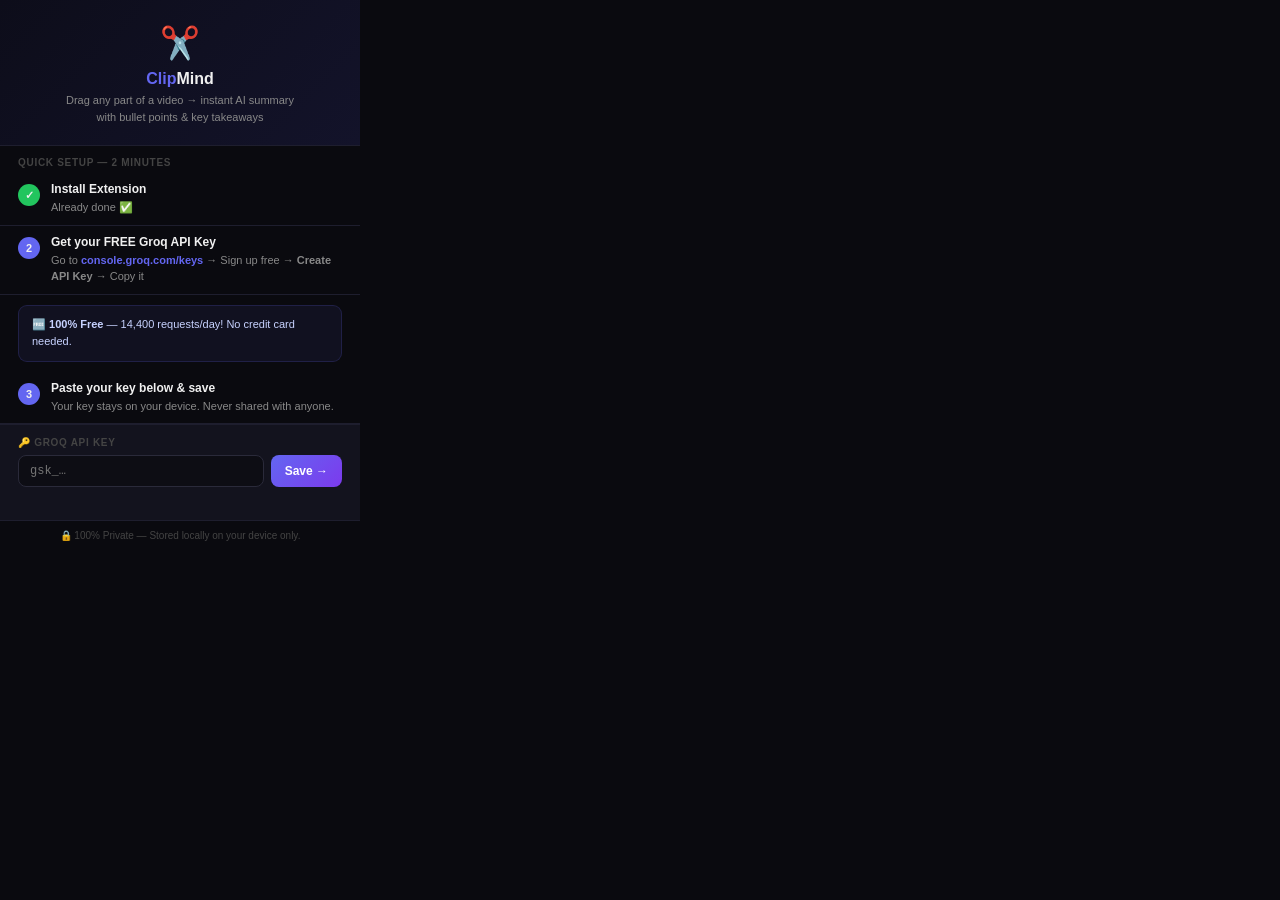
<file: popup.html>
<!DOCTYPE html>
<html lang="en">
<head>
  <meta charset="UTF-8"/>
  <title>ClipMind</title>
  <style>
    *,*::before,*::after{box-sizing:border-box;margin:0;padding:0}
    :root{
      --bg:#0a0a0f;--card:#13131e;--border:#1e1e2e;--border2:#2a2a3a;
      --accent:#6366f1;--accent2:#7c3aed;--green:#22c55e;--red:#ef4444;
      --text:#f0f0f0;--text2:#888;--text3:#444;
    }
    body{ font-family:-apple-system,BlinkMacSystemFont,'Segoe UI',sans-serif; background:var(--bg); color:var(--text); width:360px; font-size:13px; }
    .screen{ display:none; flex-direction:column; min-height:460px; }
    .screen.active{ display:flex; }
    .hero{ background:linear-gradient(135deg,#0d0d1a,#13132a); padding:24px 20px 20px; text-align:center; border-bottom:1px solid var(--border); }
    .hero-icon{ font-size:32px; margin-bottom:8px; }
    .hero-title{ font-size:16px; font-weight:800; margin-bottom:4px; }
    .hero-title span{ color:var(--accent); }
    .hero-sub{ font-size:11px; color:var(--text2); line-height:1.5; }
    .sec-lbl{ padding:11px 18px 5px; font-size:10px; font-weight:700; color:var(--text3); text-transform:uppercase; letter-spacing:.7px; }
    .step{ display:flex; align-items:flex-start; gap:11px; padding:9px 18px; border-bottom:1px solid var(--border); }
    .snum{ width:22px; height:22px; border-radius:50%; display:flex; align-items:center; justify-content:center; font-size:11px; font-weight:700; flex-shrink:0; margin-top:2px; }
    .snum.done{ background:var(--green); }
    .snum.todo{ background:var(--accent); }
    .stitle{ font-size:12px; font-weight:600; margin-bottom:3px; }
    .sdesc{ font-size:11px; color:var(--text2); line-height:1.5; }
    .sdesc a{ color:var(--accent); text-decoration:none; font-weight:600; }
    .cost-info{ margin:10px 18px; background:rgba(99,102,241,.08); border:1px solid rgba(99,102,241,.18); border-radius:9px; padding:10px 13px; font-size:11px; color:#c7d2fe; line-height:1.6; }
    .key-area{ padding:12px 18px; background:var(--card); border-top:1px solid var(--border); border-bottom:1px solid var(--border); }
    .key-lbl{ font-size:10px; font-weight:700; color:var(--text3); text-transform:uppercase; letter-spacing:.7px; margin-bottom:7px; }
    .key-row{ display:flex; gap:7px; margin-bottom:6px; }
    .key-input{ flex:1; background:#0d0d14; border:1.5px solid var(--border2); border-radius:8px; color:var(--text); padding:8px 11px; font-size:12px; font-family:'Courier New',monospace; outline:none; transition:border-color .2s; min-width:0; }
    .key-input:focus{ border-color:var(--accent); }
    .key-input.valid{ border-color:var(--green); }
    .key-input.invalid{ border-color:var(--red); }
    .save-btn{ background:linear-gradient(135deg,var(--accent),var(--accent2)); color:#fff; border:none; border-radius:8px; padding:8px 14px; font-size:12px; font-weight:700; cursor:pointer; white-space:nowrap; font-family:inherit; }
    .key-status{ font-size:11px; min-height:15px; }
    .key-status.ok{ color:var(--green); }
    .key-status.err{ color:var(--red); }
    .privacy{ padding:9px 18px 12px; font-size:10px; color:var(--text3); text-align:center; }
    .top-bar{ display:flex; align-items:center; justify-content:space-between; padding:12px 16px; background:linear-gradient(135deg,#0d0d1a,#13132a); border-bottom:1px solid var(--border); }
    .top-left{ display:flex; align-items:center; gap:9px; }
    .top-icon{ font-size:20px; }
    .top-title{ font-size:13px; font-weight:700; }
    .top-sub{ font-size:9px; color:var(--accent); margin-top:1px; }
    .usage-badge{ background:rgba(99,102,241,.15); border:1px solid rgba(99,102,241,.25); color:#a5b4fc; font-size:10px; font-weight:700; padding:3px 9px; border-radius:12px; }
    .usage-badge.warn{ background:rgba(239,68,68,.12); border-color:rgba(239,68,68,.25); color:#fca5a5; }
    .tabs{ display:flex; border-bottom:1px solid var(--border); background:var(--bg); }
    .tab{ flex:1; padding:9px 0; text-align:center; font-size:11px; font-weight:600; color:var(--text3); cursor:pointer; border-bottom:2px solid transparent; transition:all .15s; }
    .tab.active{ color:var(--accent); border-bottom-color:var(--accent); }
    .tab-content{ display:none; flex:1; flex-direction:column; }
    .tab-content.active{ display:flex; }
    .status-row{ display:flex; align-items:center; justify-content:space-between; padding:9px 16px; background:var(--card); border-bottom:1px solid var(--border); }
    .status-left{ display:flex; align-items:center; gap:7px; font-size:11px; color:var(--text2); }
    .dot{ width:8px; height:8px; border-radius:50%; flex-shrink:0; }
    .dot.on{ background:var(--green); }
    .change-btn{ background:none; border:1px solid var(--border2); color:var(--text3); font-size:10px; padding:3px 9px; border-radius:5px; cursor:pointer; font-family:inherit; }
    .how-lbl{ padding:10px 16px 4px; font-size:10px; font-weight:700; color:var(--text3); text-transform:uppercase; letter-spacing:.7px; }
    .how-item{ display:flex; align-items:center; gap:11px; padding:8px 16px; border-bottom:1px solid var(--border); }
    .hnum{ width:20px; height:20px; background:var(--border2); border-radius:5px; display:flex; align-items:center; justify-content:center; font-size:11px; font-weight:700; color:var(--accent); flex-shrink:0; }
    .htext{ font-size:12px; color:var(--text2); }
    .htext strong{ color:var(--text); }
    .not-yt{ text-align:center; padding:30px 20px; }
    .not-yt-icon{ font-size:30px; margin-bottom:10px; }
    .not-yt p{ font-size:12px; color:var(--text2); margin-bottom:14px; }
    .yt-btn{ display:inline-block; background:linear-gradient(135deg,var(--accent),var(--accent2)); color:#fff; border:none; border-radius:18px; padding:9px 22px; font-size:12px; font-weight:700; cursor:pointer; text-decoration:none; font-family:inherit; }
    .notebook-wrap{ flex:1; overflow-y:auto; }
    .note-item{ padding:12px 16px; border-bottom:1px solid var(--border); }
    .note-title{ font-size:12px; font-weight:600; color:var(--text); margin-bottom:3px; white-space:nowrap; overflow:hidden; text-overflow:ellipsis; }
    .note-meta{ font-size:10px; color:var(--text3); margin-bottom:5px; }
    .note-preview{ font-size:11px; color:var(--text2); line-height:1.5; overflow:hidden; }
    .note-actions{ display:flex; gap:6px; margin-top:7px; }
    .note-btn{ background:var(--card); border:1px solid var(--border2); color:var(--text2); font-size:10px; padding:3px 9px; border-radius:5px; cursor:pointer; font-family:inherit; }
    .note-btn.del:hover{ border-color:var(--red); color:var(--red); }
    .empty-state{ text-align:center; padding:40px 20px; color:var(--text3); font-size:12px; }
    .empty-state .es-icon{ font-size:32px; margin-bottom:10px; }
    .settings-wrap{ flex:1; overflow-y:auto; padding:12px 16px; }
    .set-section{ margin-bottom:16px; }
    .set-section-title{ font-size:10px; font-weight:700; color:var(--text3); text-transform:uppercase; letter-spacing:.7px; margin-bottom:8px; }
    .set-row{ display:flex; align-items:center; justify-content:space-between; padding:9px 12px; background:var(--card); border:1px solid var(--border); border-radius:8px; margin-bottom:6px; }
    .set-row-label{ font-size:12px; color:var(--text2); }
    .set-row select{ background:var(--bg); border:1px solid var(--border2); color:var(--text); padding:5px 9px; border-radius:6px; font-size:11px; font-family:inherit; outline:none; }
    .pro-banner{ background:linear-gradient(135deg,rgba(99,102,241,.15),rgba(124,58,237,.1)); border:1px solid rgba(99,102,241,.25); border-radius:10px; padding:14px; margin-bottom:14px; text-align:center; }
    .pro-banner h4{ color:#a5b4fc; font-size:13px; margin-bottom:6px; }
    .pro-banner p{ font-size:11px; color:#888; margin-bottom:10px; line-height:1.5; }
    .pro-btn{ background:linear-gradient(135deg,var(--accent),var(--accent2)); color:#fff; border:none; border-radius:8px; padding:8px 18px; font-size:12px; font-weight:700; cursor:pointer; font-family:inherit; }
    .footer{ padding:8px 16px; border-top:1px solid var(--border); font-size:10px; color:var(--text3); display:flex; align-items:center; justify-content:space-between; }
    .footer a{ color:var(--text3); text-decoration:none; }
    .hidden{ display:none!important; }
  </style>
</head>
<body>

<div class="screen active" id="screenSetup">
  <div class="hero">
    <div class="hero-icon">✂️</div>
    <div class="hero-title"><span>Clip</span>Mind</div>
    <div class="hero-sub">Drag any part of a video → instant AI summary<br>with bullet points & key takeaways</div>
  </div>
  <div class="sec-lbl">Quick Setup — 2 minutes</div>
  <div class="step"><div class="snum done">✓</div><div><div class="stitle">Install Extension</div><div class="sdesc">Already done ✅</div></div></div>
  <div class="step">
    <div class="snum todo">2</div>
    <div>
      <div class="stitle">Get your FREE Groq API Key</div>
      <div class="sdesc">Go to <a href="https://console.groq.com/keys" target="_blank">console.groq.com/keys</a> → Sign up free → <strong>Create API Key</strong> → Copy it</div>
    </div>
  </div>
  <div class="cost-info">🆓 <strong>100% Free</strong> — 14,400 requests/day! No credit card needed.</div>
  <div class="step"><div class="snum todo">3</div><div><div class="stitle">Paste your key below & save</div><div class="sdesc">Your key stays on your device. Never shared with anyone.</div></div></div>
  <div class="key-area">
    <div class="key-lbl">🔑 Groq API Key</div>
    <div class="key-row">
      <input type="password" class="key-input" id="keyInput" placeholder="gsk_…"/>
      <button class="save-btn" id="saveBtn">Save →</button>
    </div>
    <div class="key-status" id="keyStatus"></div>
  </div>
  <div class="privacy"><span>🔒 100% Private</span> — Stored locally on your device only.</div>
</div>

<div class="screen" id="screenMain">
  <div class="top-bar">
    <div class="top-left">
      <div class="top-icon">✂️</div>
      <div>
        <div class="top-title">ClipMind</div>
        <div class="top-sub">Powered by Groq AI · Free</div>
      </div>
    </div>
    <div class="usage-badge" id="usageBadge">Loading…</div>
  </div>
  <div class="tabs">
    <div class="tab active" data-tab="home">🏠 Home</div>
    <div class="tab" data-tab="notebook">📓 Notebook</div>
    <div class="tab" data-tab="settings">⚙️ Settings</div>
  </div>
  <div class="tab-content active" id="tab-home">
    <div class="status-row">
      <div class="status-left"><span class="dot on"></span><span id="keyMasked">API key active</span></div>
      <button class="change-btn" id="changeKeyBtn">Change Key</button>
    </div>
    <div id="onYT">
      <div class="how-lbl">How to use</div>
      <div class="how-item"><div class="hnum">1</div><div class="htext">Play any YouTube video</div></div>
      <div class="how-item"><div class="hnum">2</div><div class="htext"><strong>Drag</strong> on the progress bar to select a clip</div></div>
      <div class="how-item"><div class="hnum">3</div><div class="htext">Click <strong>✨ Summarize</strong> that appears</div></div>
      <div class="how-item"><div class="hnum">4</div><div class="htext">Choose <strong>language & style</strong> in the panel</div></div>
      <div class="how-item"><div class="hnum">5</div><div class="htext">Save to <strong>📓 Notebook</strong> or export as <strong>PDF</strong></div></div>
    </div>
    <div id="notYT" class="not-yt hidden">
      <div class="not-yt-icon">🎬</div>
      <p>Open a YouTube video to start summarizing</p>
      <a href="https://youtube.com" target="_blank" class="yt-btn">Open YouTube ↗</a>
    </div>
  </div>
  <div class="tab-content" id="tab-notebook">
    <div class="notebook-wrap" id="notebookList">
      <div class="empty-state"><div class="es-icon">📓</div><p>No saved summaries yet.</p></div>
    </div>
  </div>
  <div class="tab-content" id="tab-settings">
    <div class="settings-wrap">
      <div class="pro-banner">
        <h4>⚡ Upgrade to Pro — $5/month</h4>
        <p>Unlimited summaries · All languages · PDF export</p>
        <button class="pro-btn" onclick="window.open('https://yourdomain.com/upgrade')">Upgrade Now →</button>
      </div>
      <div class="set-section">
        <div class="set-section-title">Default Settings</div>
        <div class="set-row"><span class="set-row-label">🌍 Language</span><select id="setLang"><option value="english">English</option><option value="bengali">Bengali (বাংলা)</option><option value="arabic">Arabic</option><option value="urdu">Urdu</option><option value="spanish">Spanish</option><option value="french">French</option><option value="hindi">Hindi</option><option value="turkish">Turkish</option></select></div>
        <div class="set-row"><span class="set-row-label">✏️ Style</span><select id="setStyle"><option value="bullets">• Bullets</option><option value="paragraph">¶ Paragraphs</option><option value="quotes">" Quotes</option><option value="academic">📚 Academic</option></select></div>
        <div class="set-row"><span class="set-row-label">📏 Length</span><select id="setLength"><option value="short">Short</option><option value="medium">Medium</option><option value="detailed">Detailed</option></select></div>
      </div>
    </div>
  </div>
  <div class="footer">
    <span>ClipMind v2.1</span>
    <a href="https://console.groq.com/keys" target="_blank">Get API Key ↗</a>
  </div>
</div>

<script src="popup.js"></script>
</body>
</html>
</file>
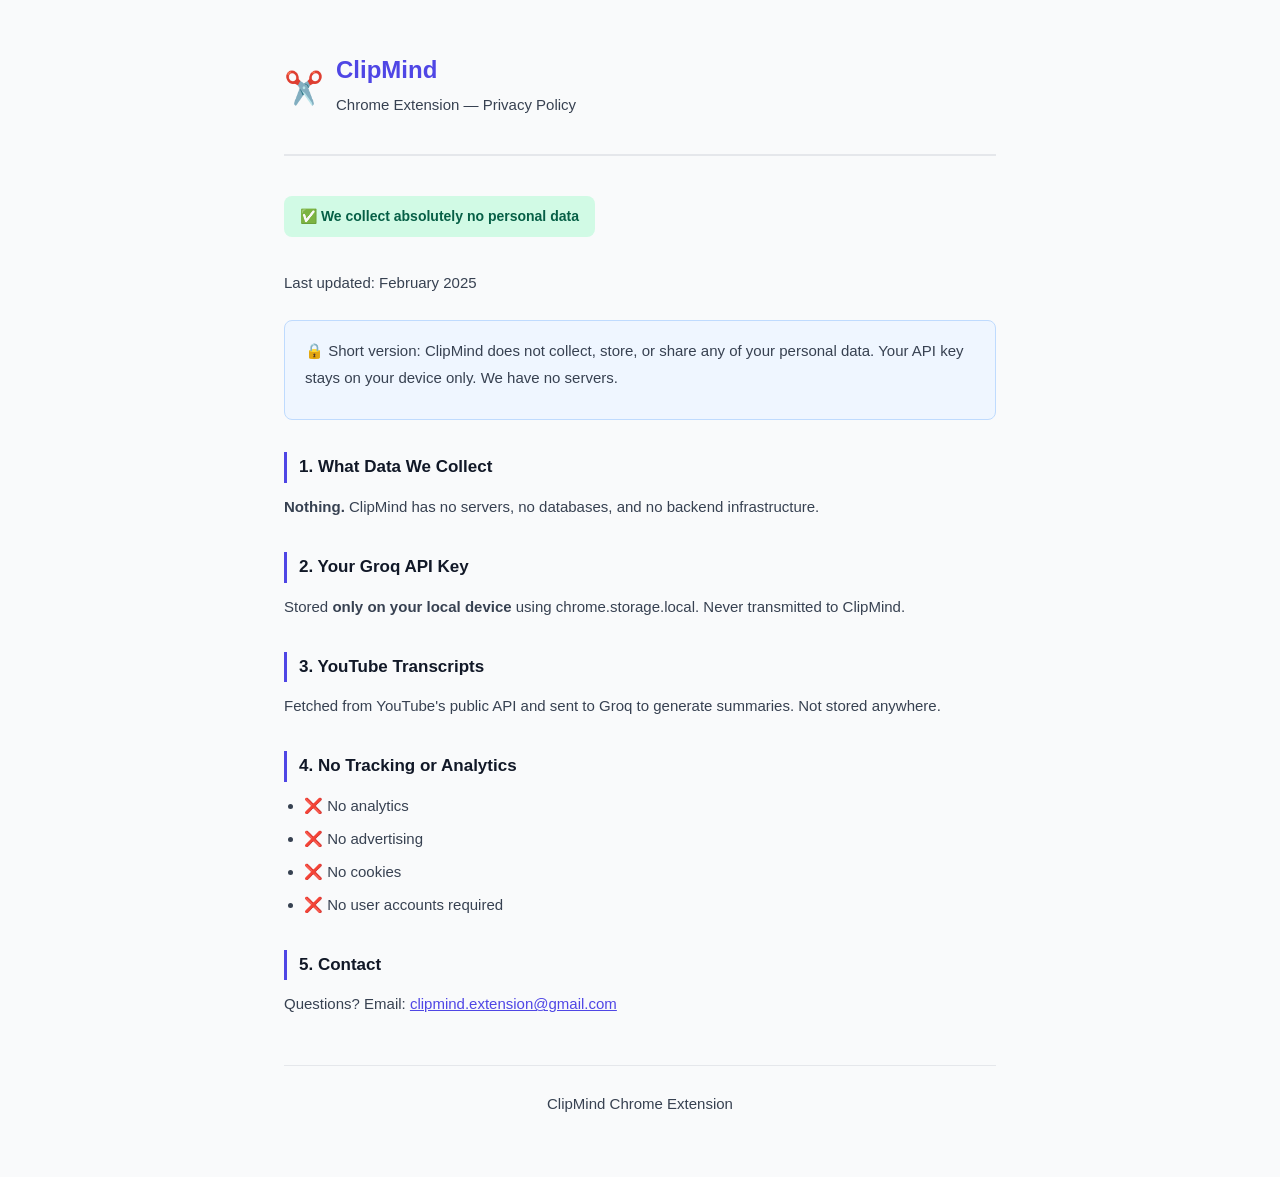
<file: privacy.html>
<!DOCTYPE html>
<html lang="en">
<head>
<meta charset="UTF-8">
<meta name="viewport" content="width=device-width, initial-scale=1.0">
<title>ClipMind — Privacy Policy</title>
<style>
  * { box-sizing: border-box; margin: 0; padding: 0; }
  body { font-family: -apple-system, BlinkMacSystemFont, 'Segoe UI', sans-serif; background: #f9fafb; color: #1f2937; line-height: 1.8; }
  .container { max-width: 760px; margin: 0 auto; padding: 48px 24px; }
  .header { display: flex; align-items: center; gap: 12px; margin-bottom: 40px; padding-bottom: 24px; border-bottom: 2px solid #e5e7eb; }
  .header h1 { font-size: 24px; color: #4f46e5; font-weight: 700; }
  .badge { display: inline-block; background: #d1fae5; color: #065f46; padding: 8px 16px; border-radius: 8px; font-size: 14px; font-weight: 600; margin-bottom: 32px; }
  h2 { font-size: 17px; font-weight: 700; color: #111827; margin: 32px 0 10px; padding-left: 12px; border-left: 3px solid #4f46e5; }
  p { font-size: 15px; color: #374151; margin-bottom: 12px; }
  ul { padding-left: 20px; margin-bottom: 12px; }
  li { font-size: 15px; color: #374151; margin-bottom: 6px; }
  .highlight { background: #eff6ff; border: 1px solid #bfdbfe; border-radius: 8px; padding: 16px 20px; margin: 24px 0; }
  .footer { margin-top: 48px; padding-top: 24px; border-top: 1px solid #e5e7eb; font-size: 13px; color: #9ca3af; text-align: center; }
  a { color: #4f46e5; }
</style>
</head>
<body>
<div class="container">
  <div class="header"><div style="font-size:32px">✂️</div><div><h1>ClipMind</h1><p>Chrome Extension — Privacy Policy</p></div></div>
  <div class="badge">✅ We collect absolutely no personal data</div>
  <p>Last updated: February 2025</p>
  <div class="highlight"><p>🔒 Short version: ClipMind does not collect, store, or share any of your personal data. Your API key stays on your device only. We have no servers.</p></div>
  <h2>1. What Data We Collect</h2><p><strong>Nothing.</strong> ClipMind has no servers, no databases, and no backend infrastructure.</p>
  <h2>2. Your Groq API Key</h2><p>Stored <strong>only on your local device</strong> using chrome.storage.local. Never transmitted to ClipMind.</p>
  <h2>3. YouTube Transcripts</h2><p>Fetched from YouTube's public API and sent to Groq to generate summaries. Not stored anywhere.</p>
  <h2>4. No Tracking or Analytics</h2><ul><li>❌ No analytics</li><li>❌ No advertising</li><li>❌ No cookies</li><li>❌ No user accounts required</li></ul>
  <h2>5. Contact</h2><p>Questions? Email: <a href="mailto:clipmind.extension@gmail.com">clipmind.extension@gmail.com</a></p>
  <div class="footer"><p>ClipMind Chrome Extension</p></div>
</div>
</body>
</html>
</file>
